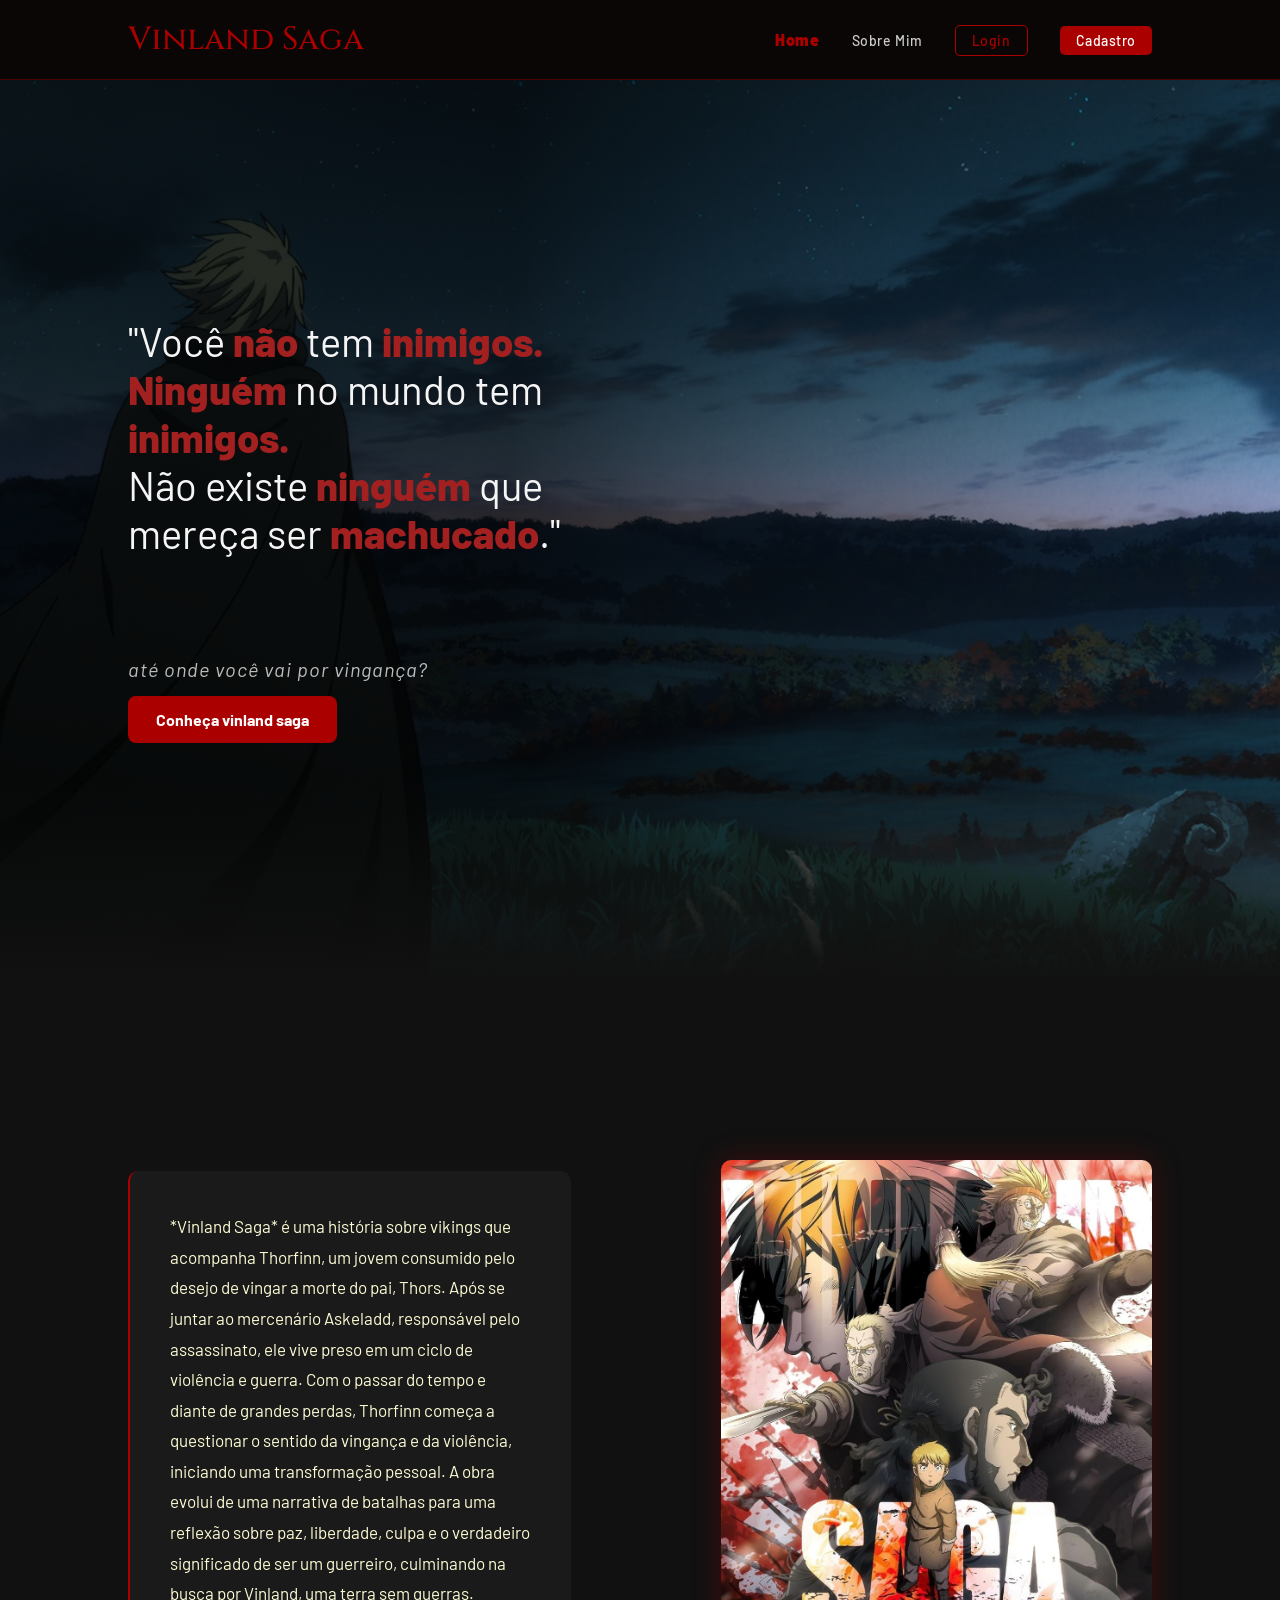
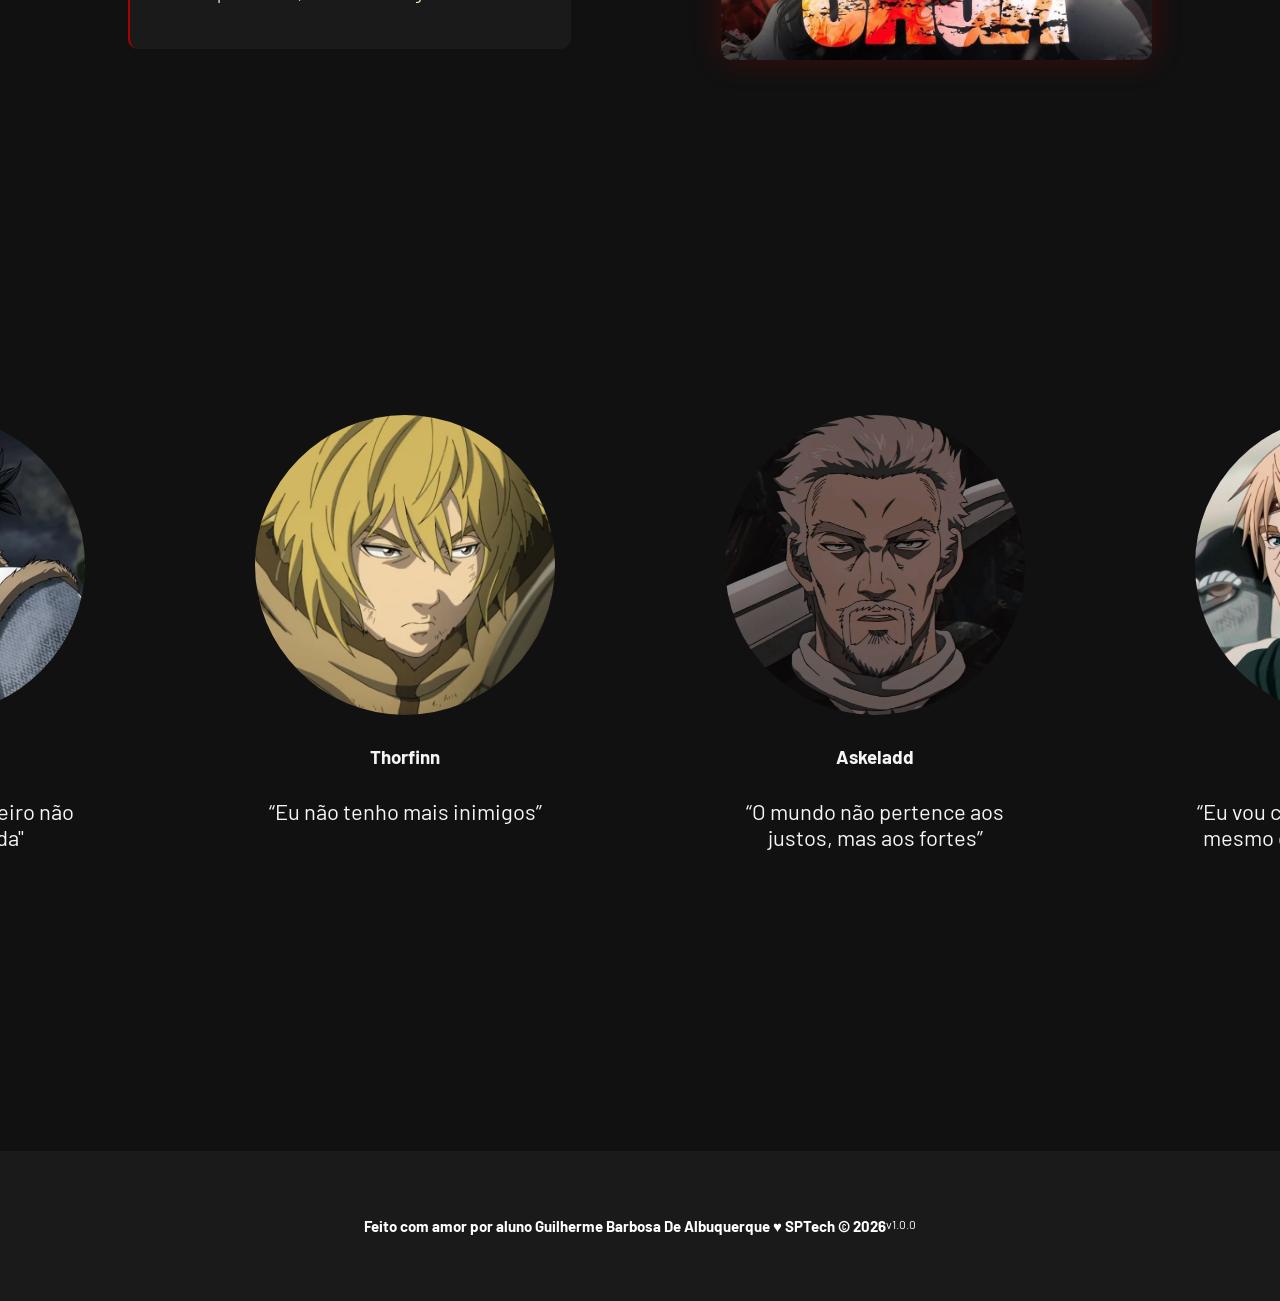
<file: public/index.html>
<!doctype html>
<html lang="en">

<head>
  <meta charset="UTF-8" />
  <meta http-equiv="X-UA-Compatible" content="IE=edge" />
  <meta name="viewport" content="width=device-width, initial-scale=1.0" />

  <title>Vinland Saga | Home</title>

  <script src="./js/sessao.js"></script>

  <link rel="stylesheet" href="./styles/style.css" />
  <link rel="icon" href="./assets/vinland_saga/icons/icon_viland_saga.png"" />
  <link rel=" preconnect" href="https://fonts.gstatic.com" />
</head>

<body>
  <main>
    <div class="header">
      <div class="container">
        <h1 class="titulo">Vinland Saga</h1>
        <ul class="navbar">
          <li class="agora"><a href="index.html">Home</a></li>
          <li><a href="sobreNos.html">Sobre Mim</a></li>
          <li><a href="login.html" class="btn-login">Login</a></li>
          <li><a href="cadastro.html" class="btn-cadastro">Cadastro</a></li>
        </ul>
      </div>
    </div>

    <div class="banner">
      <div class="container">
        <p class="banner-text1">
          "Você <span>não </span>tem <span>inimigos.<br /></span>
          <span>Ninguém</span> no mundo tem <span>inimigos. <br /></span> Não
          existe <span>ninguém</span> que mereça ser <span>machucado</span>."
        </p>
        <div class="banner-text2">
          <span>
            até onde você vai por vingança?
          </span>
        </div>
        <a href="history.html">
          <button>
            Conheça vinland saga
          </button>
        </a>
      </div>
    </div>
    <div class="container_desc">
      <div class="content_desc">
        <div>
          <span>
            *Vinland Saga* é uma história sobre vikings que acompanha Thorfinn, um jovem consumido pelo desejo de vingar
            a morte do pai, Thors. Após se juntar ao mercenário Askeladd, responsável pelo assassinato, ele vive preso
            em um ciclo de violência e guerra. Com o passar do tempo e diante de grandes perdas, Thorfinn começa a
            questionar o sentido da vingança e da violência, iniciando uma transformação pessoal. A obra evolui de uma
            narrativa de batalhas para uma reflexão sobre paz, liberdade, culpa e o verdadeiro significado de ser um
            guerreiro, culminando na busca por Vinland, uma terra sem guerras.
            
          </span>
        </div>
      </div>
      <div class="banner-vinland"></div>
    </div>

    <div class="social">
      <div class="container">
        <div class="boxes">
          <div class="box">
            <img src="./assets/vinland_saga/icons/Thors-icon.jpg" />
            <h3>Thors</h3>
            <span>“Um verdadeiro guerreiro não precisa de espada"</span>
            <div class="popup">
              <span>
                <strong>Nome:</strong> Thors Snorresson
                <br />
                <br />

                <strong>Descrição:</strong>
                <br />
                Ex-capitão dos Jomsvikings em Vinland Saga, conhecido como
                “Troll de Jom”, foi um dos guerreiros mais fortes de sua época
                antes de abandonar a guerra.
                <br />
                <br />

                <strong>Atributos principais:</strong>
                <br />
                Extremamente forte, habilidoso em combate corpo a corpo e com
                espada, experiente e estratégico, além de possuir grande
                autocontrole.
                <br />
                <br />

                <strong>Objetivo:</strong>
                <br />
                Viver em paz e proteger sua família, rejeitando a violência.
                <br />
                <br />

                <strong>Estilo de vida:</strong>
                <br />
                Passa a viver como fazendeiro na Islândia após deixar a vida
                de guerreiro.
                <br />
                <br />

                <strong>Outras informações relevantes:</strong>
                <br />
                Famoso por sua filosofia de que um verdadeiro guerreiro não
                precisa de espada, influenciando profundamente seu filho
                Thorfinn e sendo capaz de derrotar até Thorkell em combate.
                <br />
              </span>
            </div>
          </div>

          <div class="box">
            <img src="./assets/vinland_saga/icons/thorfinn-icon.jpg" />
            <h3>Thorfinn</h3>
            <span>“Eu não tenho mais inimigos”</span>
            <div class="popup">
              <span>
                <strong>Nome:</strong> Thorfinn
                <br />
                <br />

                <strong>Nome:</strong>
                <br />
                Protagonista de Vinland Saga, filho de Thors, que começa sua
                história como um guerreiro movido por vingança e depois se
                transforma em alguém que busca a paz.
                <br /><br />

                <strong>Atributos principais:</strong>
                <br />
                Forte, habilidoso em combate, resiliente e com grande evolução
                emocional ao longo da história.
                <br /><br />

                <strong>Objetivo:</strong>
                <br />
                Inicialmente vingar a morte do pai, depois encontrar um
                sentido para a vida e criar uma terra livre de violência e
                escravidão em Vinland.
                <br />
                <br />

                <strong>Objetivo:</strong>
                <br />
                Começa como guerreiro e escravo, depois se torna fazendeiro,
                explorador e líder de uma expedição rumo a Vinland.
                <br /><br />

                <strong>Outras informações relevantes:</strong>
                <br />
                Thorfinn abandona a vingança após perder seu propósito e passa
                a seguir os ideais de seu pai Thors, buscando quebrar o ciclo
                de violência.
                <br />
              </span>
            </div>
          </div>

          <div class="box">
            <img src="./assets/vinland_saga/icons/askeladd-icon.jpg" />
            <h3>Askeladd</h3>
            <span>“O mundo não pertence aos justos, mas aos fortes”</span>
            <div class="popup">
              <span>
                <strong>Nome:</strong>
                Askeladd
                <br />
                <br />

                <strong>Descrição:</strong>
                <br />
                Askeladd é um capitão viking mercenário em Vinland Saga,
                inteligente, manipulador e extremamente habilidoso, que lidera
                um bando de guerreiros e desempenha um papel central na vida
                de Thorfinn.
                <br /><br />

                <strong>Atributos principais:</strong>
                <br />
                Altamente inteligente, estratégico, carismático, excelente
                espadachim, manipulador e frio quando necessário.
                <br /><br />

                <strong>Objetivo:</strong>
                <br />
                Proteger o País de Gales e alcançar seus próprios interesses
                políticos, usando alianças e manipulação para sobreviver e
                controlar situações.
                <br />
                <br />

                <strong>Estilo de vida:</strong>
                <br />
                Líder de um grupo mercenário viking, vivendo entre guerras,
                estratégias políticas e batalhas constantes.
                <br /><br />

                <strong>Outras informações relevantes:</strong>
                <br />
                Responsável pela morte de Thors e peça central na história de
                vingança de Thorfinn, além de ter momentos de humanidade
                apesar de sua natureza fria.
                <br />
              </span>
            </div>
          </div>

          <div class="box">
            <img src="./assets/vinland_saga/icons/canute-icon.jpeg" />
            <h3>Canute</h3>
            <span>“Eu vou criar um mundo melhor, mesmo que precise me tornar um
              demônio”</span>
            <div id="popup_canute">
              <span>
                <strong>Nome:</strong> Canute
                <br />
                <br />

                <strong>Descrição:</strong>
                <br />
                Canute é o rei da Dinamarca e da Inglaterra em Vinland Saga,
                que passa de um príncipe frágil e inseguro para um governante
                forte, autoritário e estrategista.
                <br /><br />

                <strong>Atributos principais:</strong>
                <br />
                Inteligente, manipulador, carismático, determinado e
                estrategista político e militar.
                <br /><br />

                <strong>Objetivo:</strong>
                <br />
                Criar um “paraíso na Terra”, um reino ideal baseado em paz e
                prosperidade, mesmo que para isso use violência e controle.
                <br />
                <br />

                <strong>Estilo de vida:</strong>
                <br />
                De príncipe protegido passa a rei guerreiro, liderando
                exércitos e tomando decisões políticas extremas para
                consolidar seu império.
                <br /><br />

                <strong>Outras informações relevantes:</strong><br />
                Canuto inicialmente é tímido e dependente de Ragnar, mas após
                traumas e perdas se transforma em um líder implacável. Ele
                desenvolve uma visão filosófica sobre o mundo e passa a
                acreditar que a paz pode ser alcançada por meio do controle e
                do sacrifício.
                <br />
              </span>
            </div>
          </div>
        </div>
      </div>
    </div>
  </main>
  <div class="footer">
    <div class="container">
      <h4>
        Feito com amor por aluno Guilherme Barbosa De Albuquerque &hearts;
        SPTech &copy; 2026
      </h4>
      <span class="version">v1.0.0</span>
    </div>
  </div>
</body>

</html>
</file>
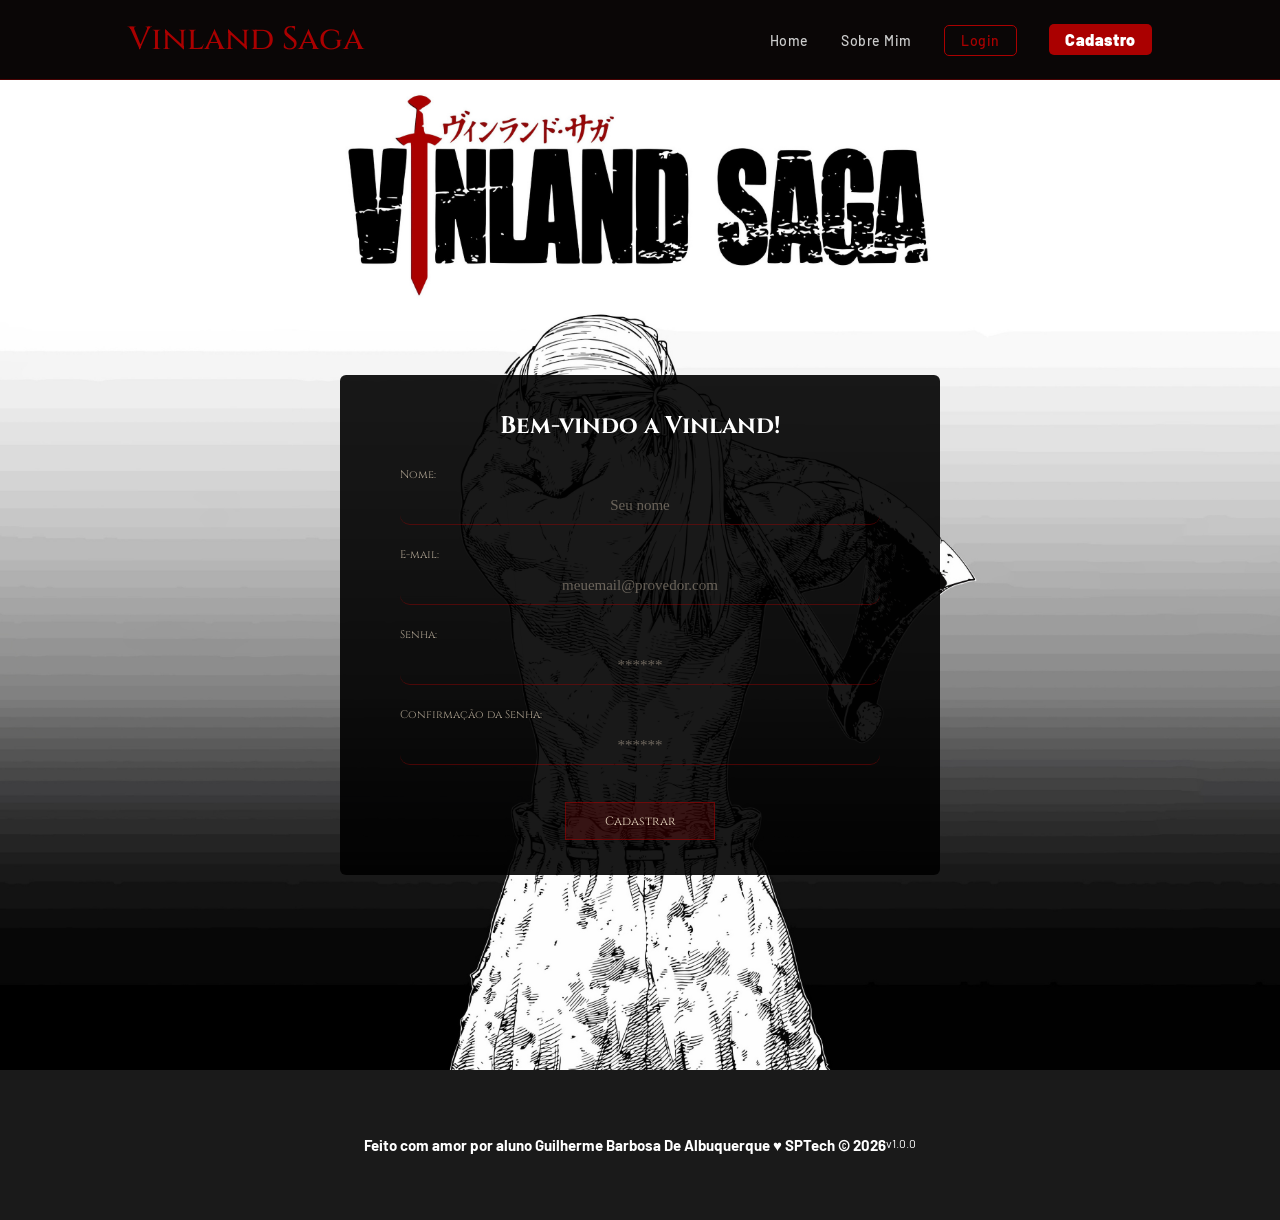
<file: public/cadastro.html>
<!DOCTYPE html>
<html lang="pt-br">

<head>
  <meta charset="UTF-8" />
  <meta http-equiv="X-UA-Compatible" content="IE=edge" />
  <meta name="viewport" content="width=device-width, initial-scale=1.0" />

  <title>Vinland Saga | Cadastro</title>

  <script src="./js/sessao.js"></script>

  <link rel="stylesheet" href="./styles/style.css" />
  <link rel="icon" href="./assets/vinland_saga/icons/icon_viland_saga.png"" />
  <link rel=" preconnect" href="https://fonts.gstatic.com" />
</head>

<body onload="listar()">

  <div class="header">
    <div class="container">
      <h1 class="titulo">Vinland Saga</h1>
      <ul class="navbar">
        <li><a href="index.html">Home</a></li>
        <li><a href="sobreNos.html">Sobre Mim</a></li>
        <li><a href="login.html" class="btn-login">Login</a></li>
        <li class="agora"><a href="cadastro.html" class="btn-cadastro">Cadastro</a></li>
      </ul>
    </div>
  </div>

  <div class="login">
    <div class="alerta_erro">
      <div class="card_erro" id="cardErro">
        <span id="mensagem_erro"></span>
      </div>
    </div>
    <div class="container">
      <div class="card card-cadastro">
        <h2>Bem-vindo a Vinland!</h2>
        <div class="formulario">
          <!--
                         Para inserir mais um campo, copie uma das inputs abaixo.
                         Assim que inserir vá para o script abaixo.
                     -->
          <!-- <div class="campo">
            <span>Código de ativação:</span>
            <input id="codigo_input" type="text" placeholder="Insira aqui seu código" />
          </div> -->
          <div class="campo">
            <span>Nome:</span>
            <input id="nome_input" type="text" placeholder="Seu nome" />
          </div>
          <div class="campo">
            <span>E-mail:</span>
            <input id="email_input" type="text" placeholder="meuemail@provedor.com" />
          </div>
          <div class="campo">
            <span>Senha:</span>
            <input id="senha_input" type="password" placeholder="******" />
          </div>
          <div class="campo">
            <span>Confirmação da Senha:</span>
            <input id="confirmacao_senha_input" type="password" placeholder="******" />
          </div>
          <div id="div_aguardar" class="loading-div">
            <img src="./assets/vinland_saga/gifs/thoffin-gif.gif" id="loading-gif" />
          </div>
          <button class="botao" onclick="verificar()">Cadastrar</button>
        </div>


        <div id="div_erros_login"></div>
      </div>
    </div>
  </div>

  <!--footer inicio-->
  <div class="footer">
    <div class="container">
      <h4>Feito com amor por aluno Guilherme Barbosa De Albuquerque &hearts; SPTech &copy; 2026</h4>
      <span class="version">v1.0.0</span>
    </div>
  </div>
  <!--footer fim-->
</body>

</html>
<script src="./js/script.js"></script>
<script>

  // Array para armazenar empresas cadastradas para validação de código de ativação 
  let listaEmpresasCadastradas = [];

  function cadastrar() {
    aguardar();

    //Recupere o valor da nova input pelo nome do id
    // Agora vá para o método fetch logo abaixo
    var nomeVar = nome_input.value;
    var emailVar = email_input.value;
    var senhaVar = senha_input.value;
    var confirmacaoSenhaVar = confirmacao_senha_input.value;
    // var personagem = null;
    // var personalidade = null;
    // var codigoVar = codigo_input.value;
    // var idEmpresaVincular

    // Verificando se há algum campo em branco
    if (
      nomeVar == "" ||
      emailVar == "" ||
      senhaVar == "" ||
      confirmacaoSenhaVar == "" //||
      // codigoVar == ""
    ) {
      cardErro.style.display = "block";
      alert ("Mensagem de erro para todos os campos em branco");

      finalizarAguardar();
      return false;
    }
    else if (senhaVar.length < 6) {
      alert ("A senha deve ter 6 Dígitos no minímo");

      finalizarAguardar();
      return false;
    }
    else {
      setInterval(sumirMensagem, 5000);
    }

    // Verificando se o código de ativação é de alguma empresa cadastrada
    // for (let i = 0; i < listaEmpresasCadastradas.length; i++) {
    //   if (listaEmpresasCadastradas[i].codigo_ativacao == codigoVar) {
    //     idEmpresaVincular = listaEmpresasCadastradas[i].id
    //     console.log("Código de ativação válido.");
    //     break;
    //   } else {
    //     cardErro.style.display = "block";
    //     mensagem_erro.innerHTML = "(Mensagem de erro para código inválido)";
    //     finalizarAguardar();
    //   }
    // }

    // Enviando o valor da nova input
    fetch("/usuarios/cadastrar", {
      method: "POST",
      headers: {
        "Content-Type": "application/json",
      },
      body: JSON.stringify({
        // crie um atributo que recebe o valor recuperado aqui
        // Agora vá para o arquivo routes/usuario.js
        nomeServer: nomeVar,
        emailServer: emailVar,
        senhaServer: senhaVar,
        personagemServer : null,
        personalidadeServer : null
        //  idEmpresaVincularServer: idEmpresaVincular
      }),
    })
      .then(function (resposta) {
        console.log("resposta: ", resposta);

        if (resposta.ok) {
          cardErro.style.display = "block";

          mensagem_erro.innerHTML =
            "Cadastro realizado com sucesso! Redirecionando para tela de Login...";

          setTimeout(() => {
            window.location = "login.html";
          }, "3000");

          limparFormulario();
          finalizarAguardar();
        } else {
          throw "Houve um erro ao tentar realizar o cadastro!";
        }
      })
      .catch(function (resposta) {
        console.log(`#ERRO: ${resposta}`);
        finalizarAguardar();
      });

    return false;
  }

  // Listando empresas cadastradas 
  // function listar() {
  //   fetch("/empresas/listar", {
  //     method: "GET",
  //   })
  //     .then(function (resposta) {
  //       resposta.json().then((empresas) => {
  //         empresas.forEach((empresa) => {
  //           listaEmpresasCadastradas.push(empresa);

  //           console.log("listaEmpresasCadastradas")
  //           console.log(listaEmpresasCadastradas[0].codigo_ativacao)
  //         });
  //       });
  //     })
  //     .catch(function (resposta) {
  //       console.log(`#ERRO: ${resposta}`);
  //     });
  // }

  function sumirMensagem() {
    cardErro.style.display = "none";
  }
</script>
</file>
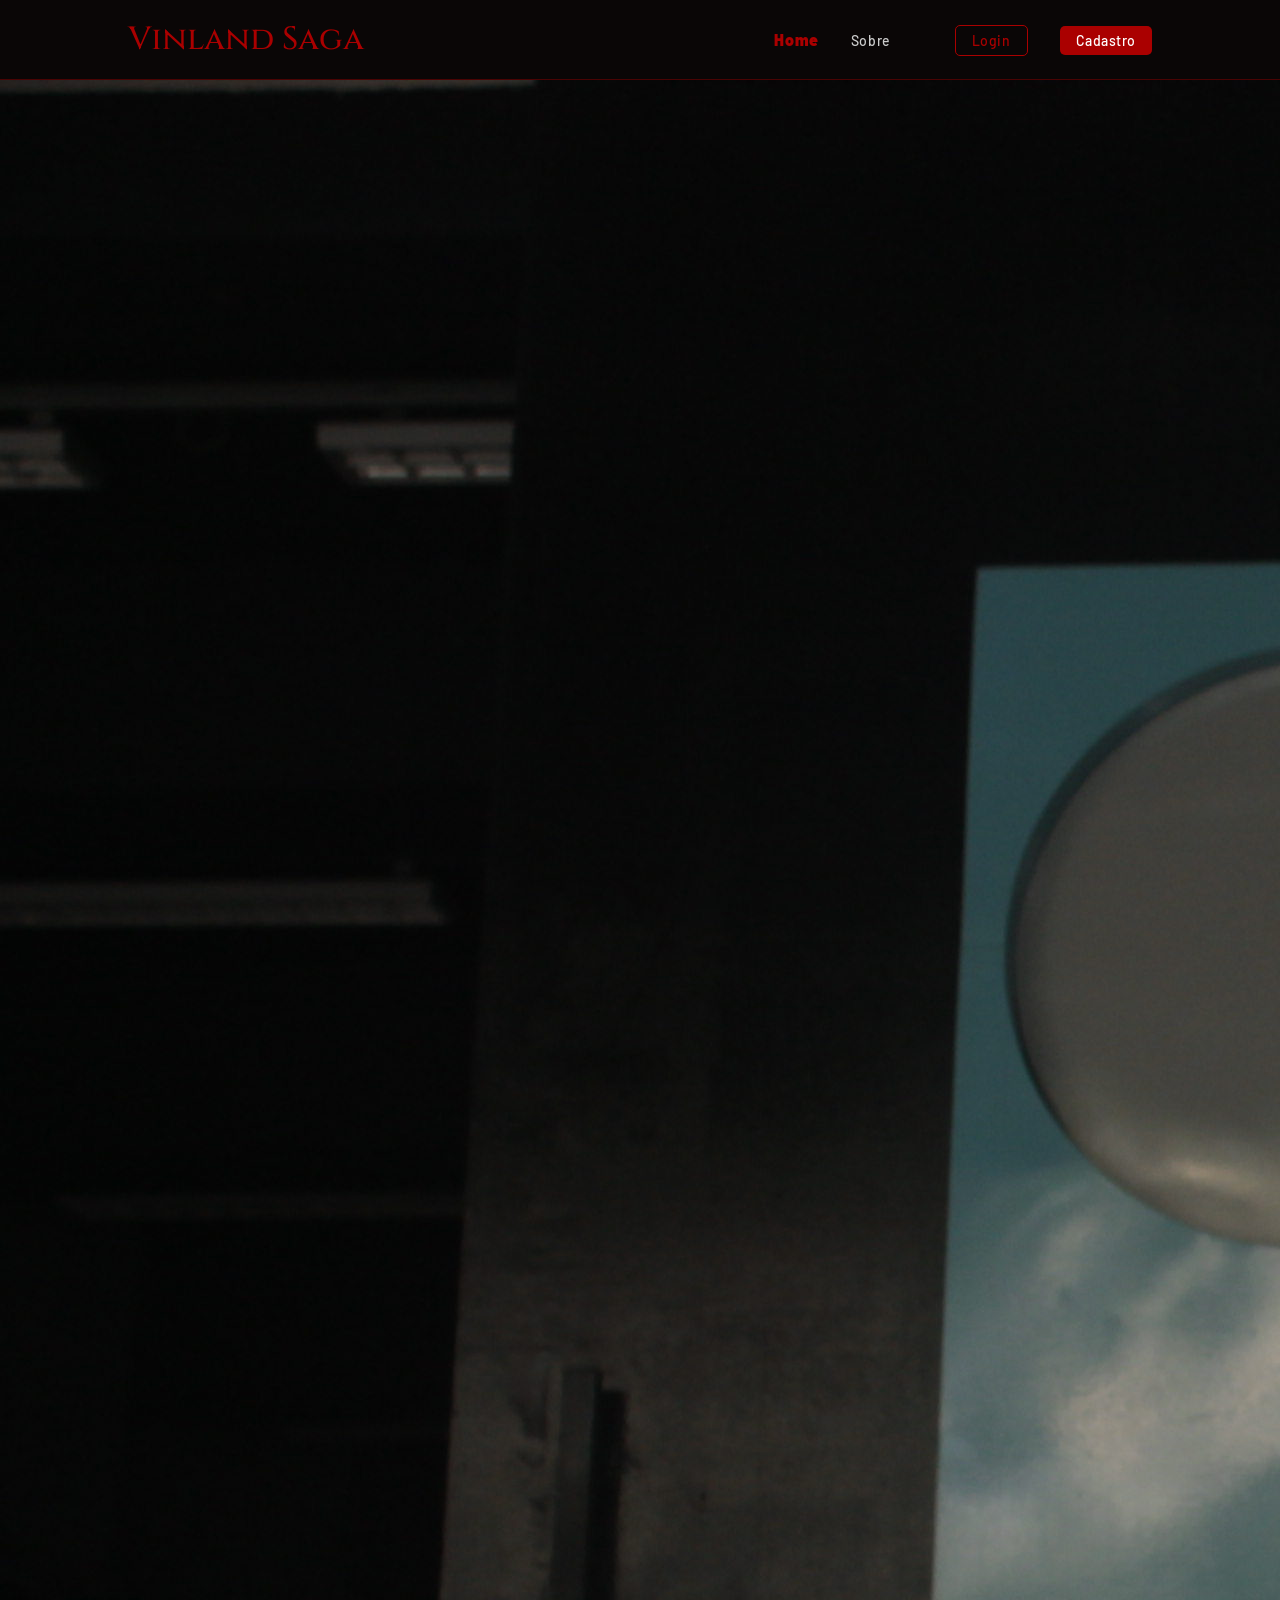
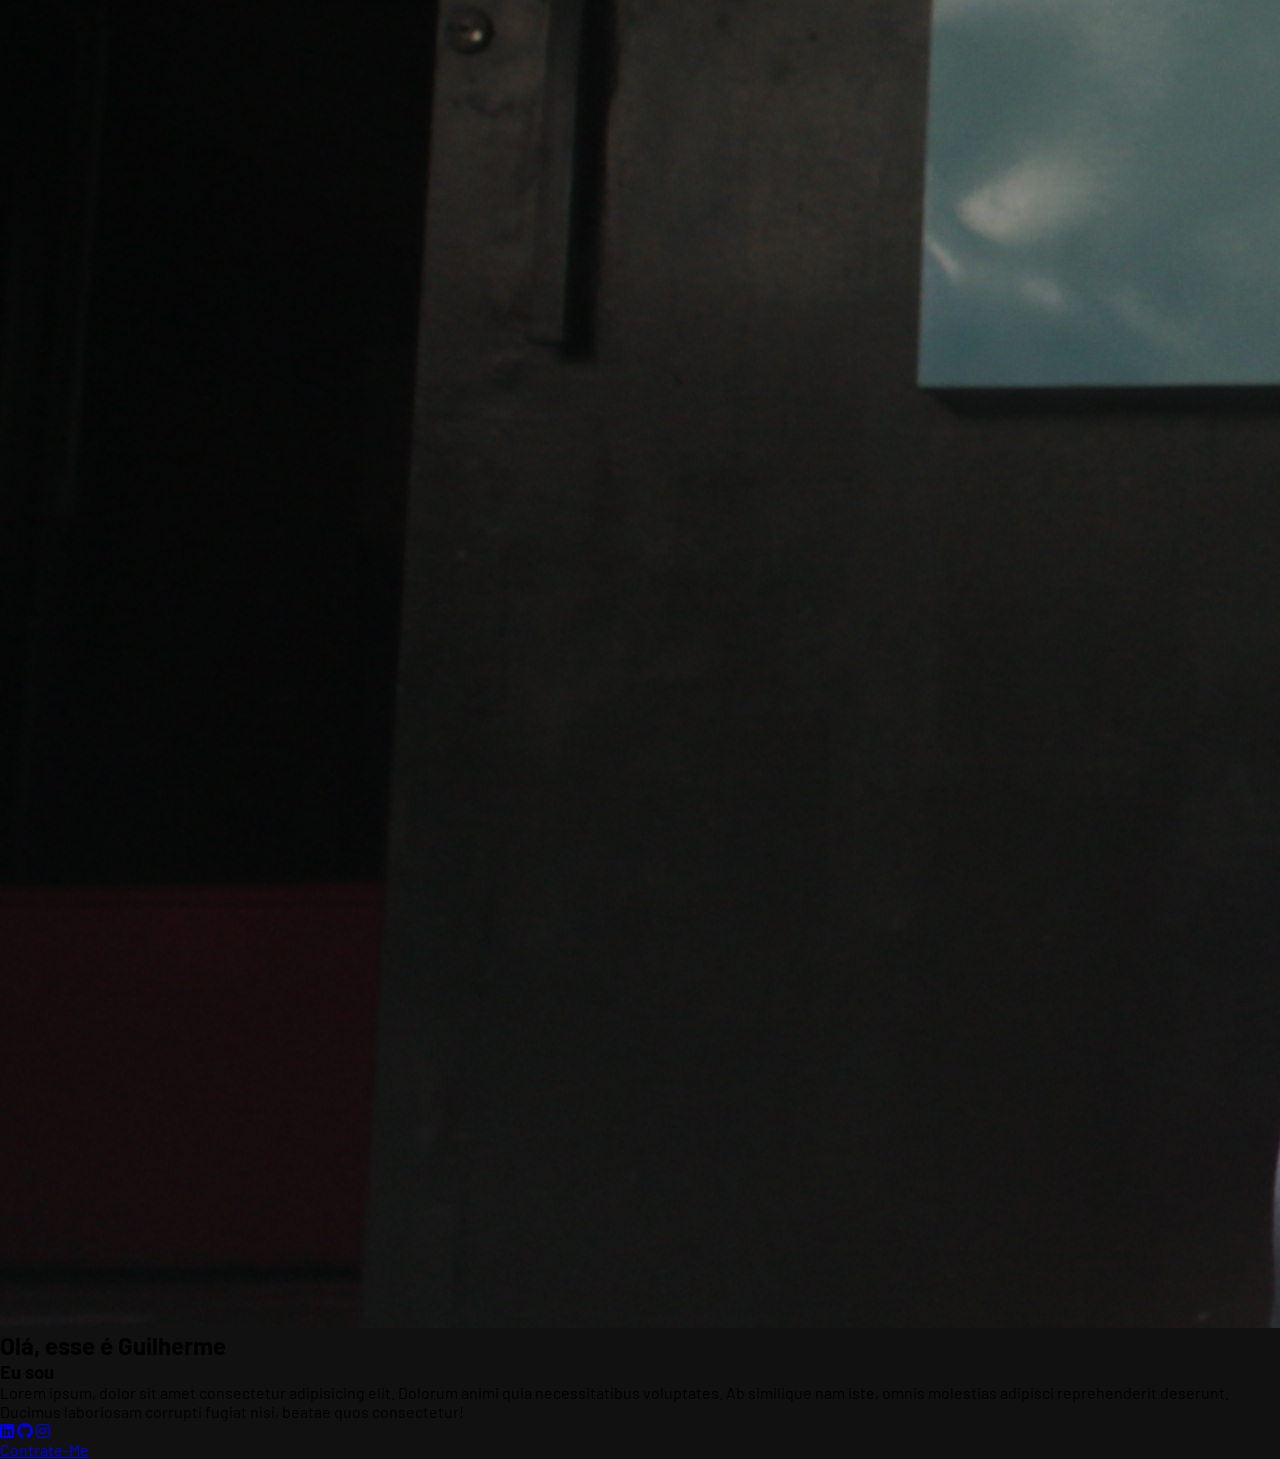
<file: public/history.html>
<!doctype html>
<html lang="en">

<head>
    <meta charset="UTF-8" />
    <meta http-equiv="X-UA-Compatible" content="IE=edge" />
    <meta name="viewport" content="width=device-width, initial-scale=1.0" />

    <title>Vinland Saga | Home</title>

    <script src="./js/sessao.js"></script>

    <link rel="stylesheet" href="https://cdnjs.cloudflare.com/ajax/libs/font-awesome/5.15.2/css/all.min.css">
    <link rel="stylesheet" href="./styles/history.css" />
    <link rel="icon" href="./assets/vinland_saga/icons/icon_viland_saga.png" />
    <link rel="preconnect" href="https://fonts.gstatic.com" />
</head>

<body>

    <header>
        <div class="header">
            <div class="container">
                <h1 class="titulo">Vinland Saga</h1>

                <ul class="navbar">
                    <li class="agora"><a href="index.html">Home</a></li>
                    <li><a href="sobreNos.html">Sobre <im</a></li>
                    <li><a href="login.html" class="btn-login">Login</a></li>
                    <li><a href="cadastro.html" class="btn-cadastro">Cadastro</a></li>
                </ul>
            </div>
        </div>
    </header>

    <section class="home">

        <div class="home-img">
            <img src="./assets/sobreNos/Gui.jpg" alt="imagem guilherme fodinha">
        </div>

        <div class="home-content">
            <h1>Olá, esse é <span>Guilherme</span></h1>
            <h3 class="typing-text">Eu sou <span></span></h3>

            <p>
                Lorem ipsum, dolor sit amet consectetur adipisicing elit. Dolorum animi quia necessitatibus
                voluptates. Ab similique nam iste, omnis molestias adipisci reprehenderit deserunt. Ducimus
                laboriosam corrupti fugiat nisi, beatae quos consectetur!
            </p>

            <div class="social-icons">
                <a href="#"><i class="fab fa-linkedin"></i></a>
                <a href="#"><i class="fab fa-github"></i></a>
                <a href="#"><i class="fab fa-instagram"></i></a>
            </div>
            <a href="#" class="btn">Contrate-Me</a>
        </div>

    </section>

</body>

</html>
</file>
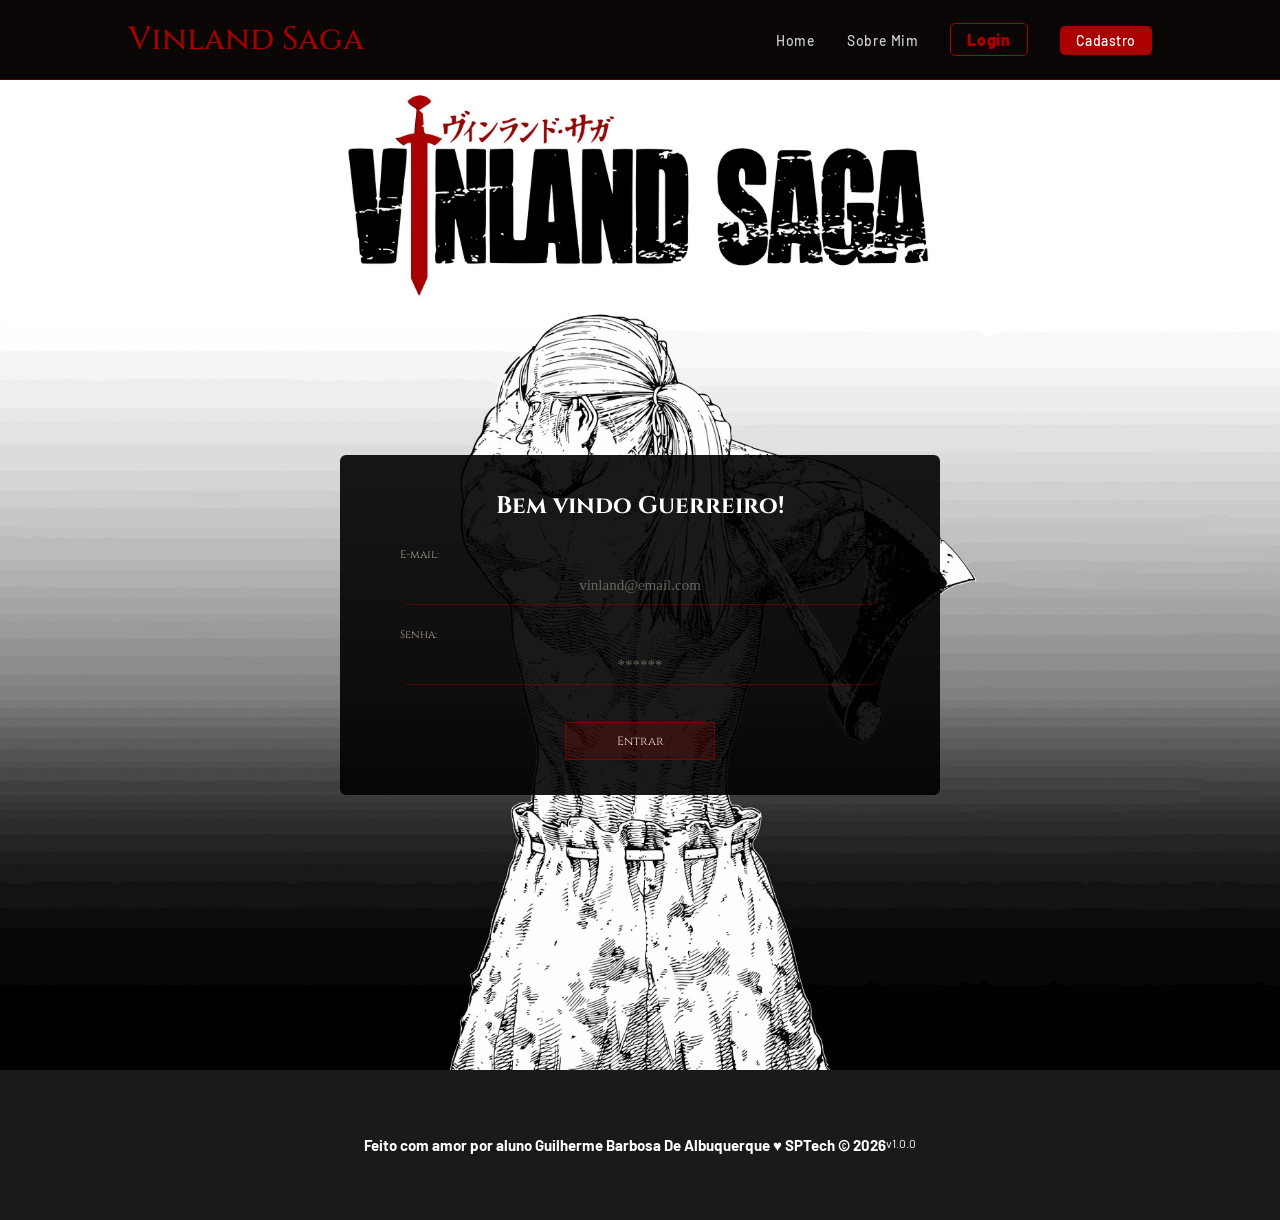
<file: public/login.html>
<!DOCTYPE html>
<html lang="pt-br">

<head>
    <meta charset="UTF-8">
    <meta http-equiv="X-UA-Compatible" content="IE=edge">
    <meta name="viewport" content="width=device-width, initial-scale=1.0">

    <title>Vinland Saga | Login</title>

    <script src="./js/sessao.js"></script>

    <link rel="stylesheet" href="./styles/style.css">
    <link rel=" icon" href="./assets/vinland_saga/icons/icon_viland_saga.png"">
    <link rel=" preconnect" href="https://fonts.gstatic.com">
</head>

<body>

    <!--header inicio-->
    <div class="header">
        <div class="container">
            <h1 class="titulo">Vinland Saga</h1>
            <ul class="navbar">
                <li><a href="index.html">Home</a></li>
                <li><a href="sobreNos.html">Sobre Mim</a></li>
                <li class="agora"><a href="login.html" class="btn-login">Login</a></li>
                <li><a href="cadastro.html" class="btn-cadastro">Cadastro</a></li>
            </ul>
        </div>
    </div>
    <!--header fim-->


    <div class="login">
        <div class="alerta_erro">
            <div class="card_erro" id="cardErro">
                <span id="mensagem_erro"></span>
            </div>
        </div>
        <div class="container">
            <div class="card card-login">
                <h2>Bem vindo Guerreiro!</h2>
                <div class="formulario">
                    <div class="campo">
                        <span>E-mail:</span>
                        <input id="email_input" type="text" placeholder="vinland@email.com">
                    </div>
                    <div class="campo">
                        <span>Senha:</span>
                        <input id="senha_input" type="password" placeholder="******">
                    </div>
                    <button class="botao" onclick="entrar()">Entrar</button>
                </div>

                <div id="div_aguardar" class="loading-div">
                    <img src="./assets/vinland_saga/gifs/thoffin-gif.gif" id="loading-gif">
                </div>

                <div id="div_erros_login"></div>
            </div>
        </div>
    </div>

    <!--footer inicio-->
    <div class="footer">
        <div class="container">
            <h4>Feito com amor por aluno Guilherme Barbosa De Albuquerque &hearts; SPTech &copy; 2026</h4>
            <span class="version">v1.0.0</span>
        </div>
    </div>
    <!--footer fim-->

</body>

</html>

<script>
    
    function entrar() {
        aguardar();

        var emailVar = email_input.value;
        var senhaVar = senha_input.value;

        if (emailVar == "" || senhaVar == "") {
            cardErro.style.display = "block"
            mensagem_erro.innerHTML = "(Mensagem de erro para todos os campos em branco)";
            finalizarAguardar();
            return false;
        }
        else {
            setInterval(sumirMensagem, 5000)
        }

        console.log("FORM LOGIN: ", emailVar);
        console.log("FORM SENHA: ", senhaVar);

        fetch("/usuarios/autenticar", {
            method: "POST",
            headers: {
                "Content-Type": "application/json"
            },
            body: JSON.stringify({
                emailServer: emailVar,
                senhaServer: senhaVar//,
                //                idServer: idVar
            })
        }).then(function (resposta) {
            console.log("ESTOU NO THEN DO entrar()!")

            if (resposta.ok) {
                console.log(resposta);

                resposta.json().then(json => {
                    console.log(json);
                    console.log(JSON.stringify(json));
                    sessionStorage.EMAIL_USUARIO = json.email;
                    sessionStorage.NOME_USUARIO = json.nome;
                    sessionStorage.ID_USUARIO = json.id;
                    //   sessionStorage.AQUARIOS = JSON.stringify(json.aquarios)

                    setTimeout(function () {
                        window.location = "./dashboard/cards.html";
                    }, 3000); // apenas para exibir o loading

                });

            } else {

                console.log("Houve um erro ao tentar realizar o login!");

                resposta.text().then(texto => {
                    console.error(texto);
                    finalizarAguardar(texto);
                });
            }

        }).catch(function (erro) {
            console.log(erro);
        })

        return false;
    }

    function sumirMensagem() {
        cardErro.style.display = "none"
    }

</script>
</file>
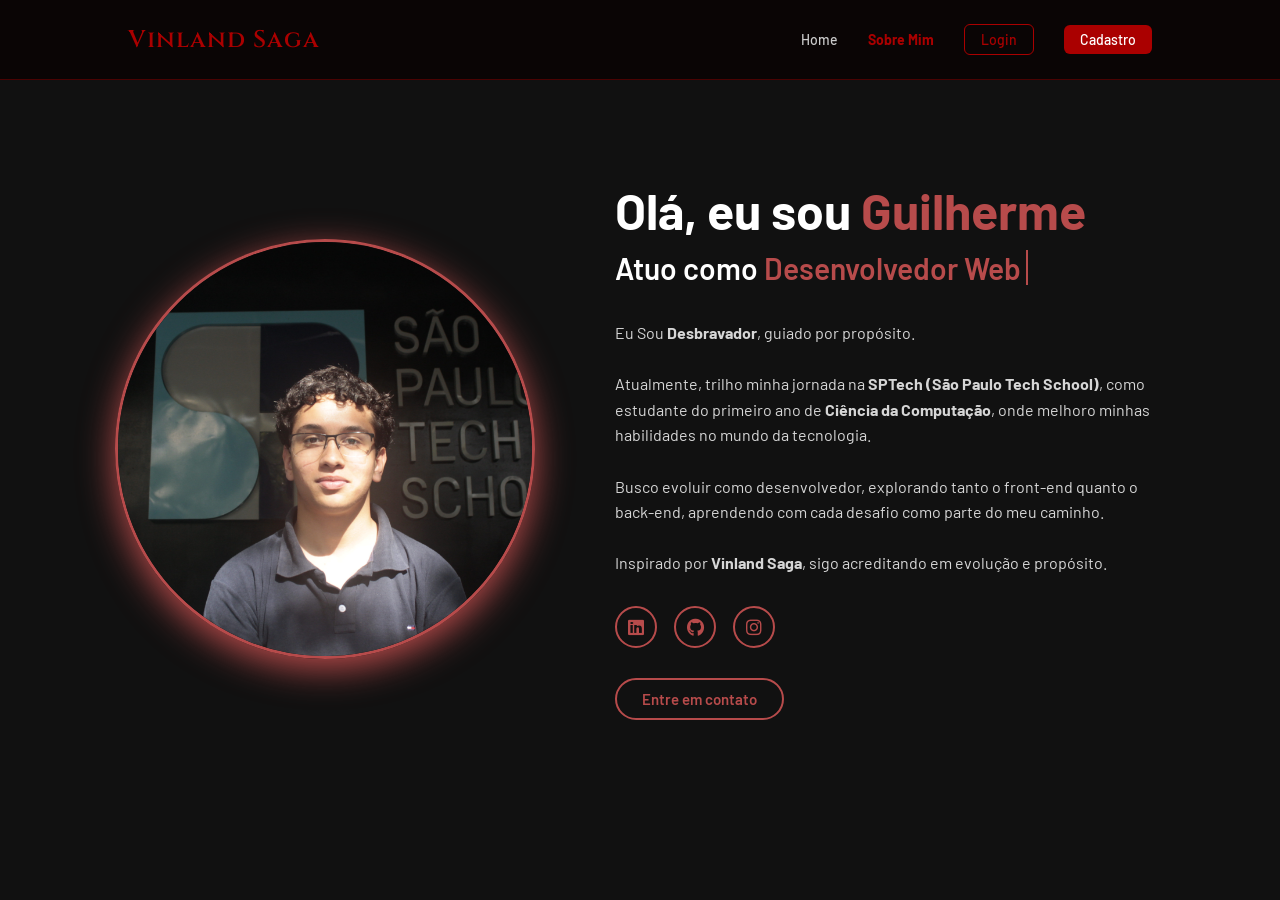
<file: public/sobreNos.html>
<!doctype html>
<html lang="en">

<head>
    <meta charset="UTF-8" />
    <meta http-equiv="X-UA-Compatible" content="IE=edge" />
    <meta name="viewport" content="width=device-width, initial-scale=1.0" />

    <title>Vinland Saga | Sobre mim</title>

    <script src="./js/sessao.js"></script>

    <link rel="stylesheet" href="https://cdnjs.cloudflare.com/ajax/libs/font-awesome/5.15.2/css/all.min.css">
    <link rel="stylesheet" href="./styles/sobreNos.css" />
    <link rel="icon" href="./assets/vinland_saga/icons/icon_viland_saga.png" />
    <link rel="preconnect" href="https://fonts.gstatic.com" />
</head>

<body>

    <header>
        <div class="header">
            <div class="container">
                <h1 class="titulo">Vinland Saga</h1>

                <ul class="navbar">
                    <li><a href="index.html">Home</a></li>
                    <li class="agora"><a href="sobreNos.html">Sobre Mim</a></li>
                    <li><a href="login.html" class="btn-login">Login</a></li>
                    <li><a href="cadastro.html" class="btn-cadastro">Cadastro</a></li>
                </ul>
            </div>
        </div>
    </header>

    <section class="home">

        <div class="home-img">
            <img src="./assets/sobreNos/Gui.jpg" alt="Foto de perfil de Guilherme">
        </div>

        <div class="home-content">
            <h1>Olá, eu sou <span>Guilherme</span></h1>

            <h3 class="typing-text">Atuo como <span></span></h3>
            <br>
            <br>
            <p>
                Eu Sou <strong>Desbravador</strong>, guiado por propósito.
                <br><br>
                Atualmente, trilho minha jornada na <strong>SPTech (São Paulo Tech School)</strong>, como estudante do
                primeiro ano de <strong>Ciência da Computação</strong>, onde melhoro minhas habilidades no mundo da
                tecnologia.
                <br><br>
                Busco evoluir como desenvolvedor, explorando tanto o front-end quanto o back-end, aprendendo com cada
                desafio como parte do meu caminho.
                <br><br>
                Inspirado por <strong>Vinland Saga</strong>, sigo acreditando em evolução e propósito.
            </p>

            <div class="social-icons">
                <a href="#"><i class="fab fa-linkedin"></i></a>
                <a href="https://github.com/guilhermbealbuquerque"><i class="fab fa-github"></i></a>
                <a href="https://www.instagram.com/guilhermebarbosa_alb/"><i class="fab fa-instagram"></i></a>
            </div>

            <a href="#" class="btn">Entre em contato</a>
        </div>

    </section>

</body>

</html>
</file>
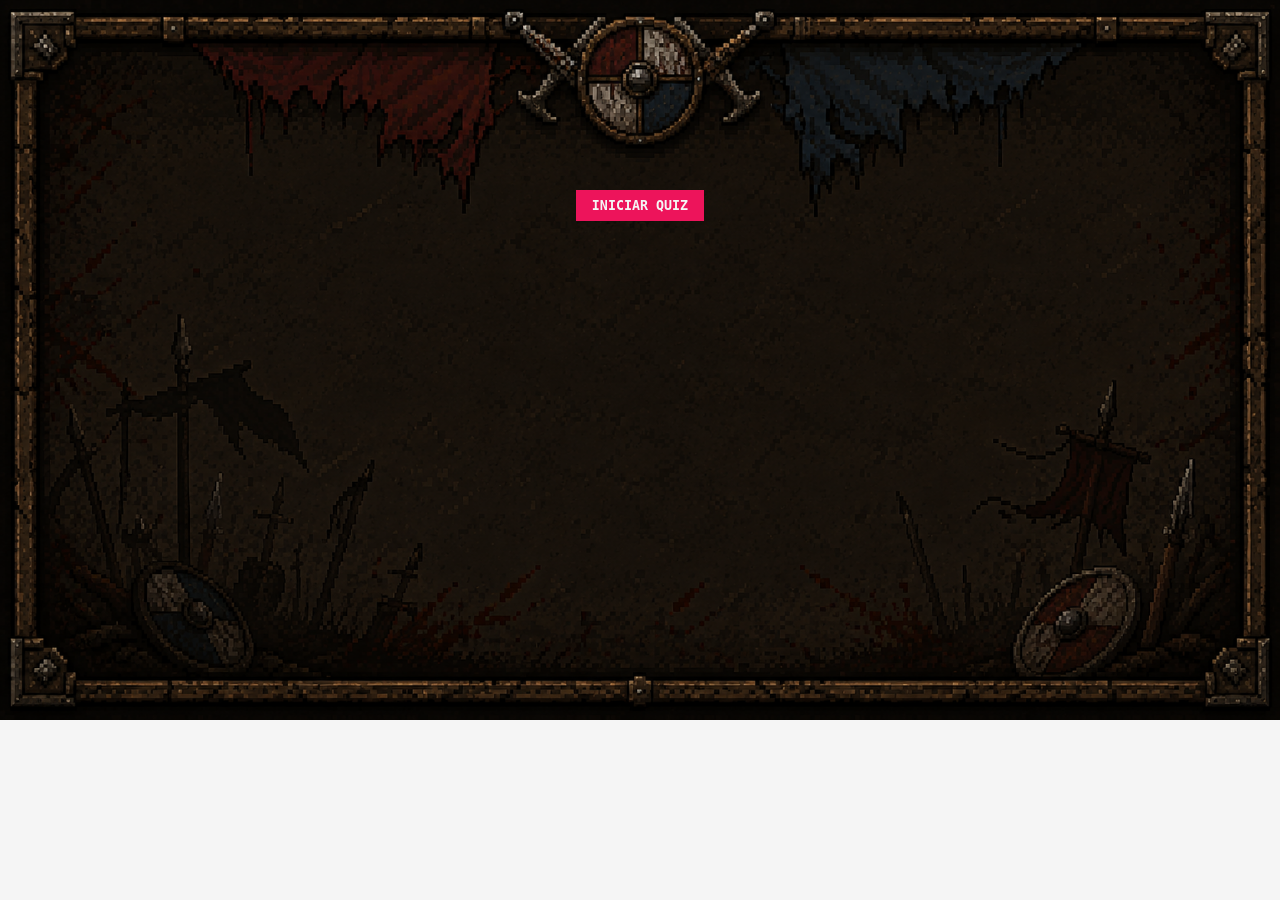
<file: DOCUMENTOS_DE_APOIO/exemplo_de_quiz/EXEMPLO_QUIZZ.html>
<!DOCTYPE html>
<html lang="en">

<head>
    <meta charset="UTF-8">
    <meta name="viewport" content="width=device-width, initial-scale=1.0">
    <title>Exemplo - Quiz</title>
    <link rel="stylesheet" href="style.css">
</head>


<body onload="onloadEsconder()">
    <div class="card-quiz">
        <div id="pontuacaoEJogo">
            <button id="btnIniciarQuiz" onclick="iniciarQuiz()">INICIAR QUIZ</button>

            <div id="pontuacao" class="flex-colunar width-fit-content border-primary">
                <div id="pontuacaoDuranteJogo" class="flex-colunar padding-8">
                    <span class="width-fit-content">Quantidade de acertos: <span id="spanCertas"></span></span>
                    <span class="width-fit-content">Quantidade de erros: <span id="spanErradas"></span></span>
                </div>
                <div id="pontuacaoFinalJogo" class="flex-colunar padding-8">
                    <span id="pontuacaoFinal" class="width-fit-content">Pontuação Final:
                        <span id="spanPontuacaoFinal">***</span>
                    </span>
                    <span id="msgFinal" class="width-fit-content">***</span>
                </div>
            </div>

            <div id="jogo" class="width-fit-content flex-colunar border-secondary">

                <div id="infoQuestao" class="padding-8">
                    <span>Questão atual: <span id="spanNumeroDaQuestaoAtual"></span> de <span id="qtdQuestoes"></span>
                        questões.</span>
                </div>

                <div id="perguntaDaQuestaoAtual" class="padding-8">
                    <span id="spanQuestaoExibida" class="text-bold"></span>
                </div>

                <div id="infoAlternativas" class="padding-8">
                    <span><em>Escolha uma opção dentre as abaixo:</em></span>
                </div>

                <div id="opcoes" class="flex-colunar padding-8">
                    <span>
                        <input type="radio" id="primeiraOpcao" name="option" class="radio" value="alternativaA" />
                        <label for="primeiraOpcao" class="option" id="labelOpcaoUm"></label>
                    </span>
                    <span>
                        <input type="radio" id="segundaOpcao" name="option" class="radio" value="alternativaB" />
                        <label for="segundaOpcao" class="option" id="labelOpcaoDois"></label>
                    </span>
                    <span>
                        <input type="radio" id="terceiraOpcao" name="option" class="radio" value="alternativaC" />
                        <label for="terceiraOpcao" class="option" id="labelOpcaoTres"></label>
                    </span>
                    <span>
                        <input type="radio" id="quartaOpcao" name="option" class="radio" value="alternativaD" />
                        <label for="quartaOpcao" class="option" id="labelOpcaoQuatro"></label>
                    </span>
                </div>

                <div id="botoes" class="flex-colunar padding-8">
                    <button onclick="submeter()" id="btnSubmeter">Submeter resposta</button>
                    <button onclick="avancar()" id="btnProx" disabled>Avançar para próxima questão</button>
                    <!-- <button onclick="finalizar()" id="btnConcluir" disabled>Finalizar Quiz</button> -->
                    <button onclick="tentarNovamente()" id="btnTentarNovamente" disabled>Tentar novamente</button>
                </div>

            </div>
        </div>
    </div>

</body>

</html>
<script>
    const listaDeQuestoes = [

        {
            pergunta: "Qual mês tem 30 dias?",
            alternativaA: "Janeiro",
            alternativaB: "Dezembro",
            alternativaC: "Junho",
            alternativaD: "Agosto",
            alternativaCorreta: "alternativaC"
        },

        {
            pergunta: "Quantas horas tem em um dia?",
            alternativaA: "30 horas",
            alternativaB: "38 horas",
            alternativaC: "48 horas",
            alternativaD: "24 horas",
            alternativaCorreta: "alternativaD"
        },

        {
            pergunta: "Qual destes números é ímpar?",
            alternativaA: "Dez",
            alternativaB: "Doze",
            alternativaC: "Oito",
            alternativaD: "Onze",
            alternativaCorreta: "alternativaD"
        }

    ]

    // variáveis globais    
    let numeroDaQuestaoAtual = 0
    let pontuacaoFinal = 0
    let tentativaIncorreta = 0
    let certas = 0
    let erradas = 0
    let quantidadeDeQuestoes = listaDeQuestoes.length
    // let isUltima = numeroDaQuestaoAtual == quantidadeDeQuestoes-1 ? true : false

    function onloadEsconder() {
        document.getElementById('pontuacao').style.display = "none"
        document.getElementById('jogo').style.display = "none"
    }

    function iniciarQuiz() {
        document.getElementById('pontuacao').style.display = "flex"
        document.getElementById('jogo').style.display = "flex"
        document.getElementById('btnIniciarQuiz').style.display = "none"

        document.getElementById('qtdQuestoes').innerHTML = quantidadeDeQuestoes

        preencherHTMLcomQuestaoAtual(0)

        btnSubmeter.disabled = false
        btnProx.disabled = true
        // btnConcluir.disabled = true
        btnTentarNovamente.disabled = true
    }

    function preencherHTMLcomQuestaoAtual(index) {
        habilitarAlternativas(true)
        const questaoAtual = listaDeQuestoes[index]
        numeroDaQuestaoAtual = index
        console.log("questaoAtual")
        console.log(questaoAtual)
        document.getElementById("spanNumeroDaQuestaoAtual").innerHTML = Number(index) + 1 // ajustando porque o index começa em 0
        document.getElementById("spanQuestaoExibida").innerHTML = questaoAtual.pergunta;
        document.getElementById("labelOpcaoUm").innerHTML = questaoAtual.alternativaA;
        document.getElementById("labelOpcaoDois").innerHTML = questaoAtual.alternativaB;
        document.getElementById("labelOpcaoTres").innerHTML = questaoAtual.alternativaC;
        document.getElementById("labelOpcaoQuatro").innerHTML = questaoAtual.alternativaD;
    }

    function submeter() {
        const options = document.getElementsByName("option"); // recupera alternativas no html

        let hasChecked = false
        for (let i = 0; i < options.length; i++) {
            if (options[i].checked) {
                hasChecked = true
                break
            }
        }

        if (!hasChecked) {
            alert("Não há alternativas escolhidas. Escolha uma opção.")
        } else {
            btnSubmeter.disabled = true
            btnProx.disabled = false

            habilitarAlternativas(false)

            checarResposta()
        }
    }

    function habilitarAlternativas(trueOrFalse) {
        let opcaoEscolhida = trueOrFalse ? false : true

        primeiraOpcao.disabled = opcaoEscolhida
        segundaOpcao.disabled = opcaoEscolhida
        terceiraOpcao.disabled = opcaoEscolhida
        quartaOpcao.disabled = opcaoEscolhida

    }

    function avancar() {
        btnProx.disabled = true
        btnSubmeter.disabled = false

        desmarcarRadioButtons()

        if (numeroDaQuestaoAtual < quantidadeDeQuestoes - 1) {
            preencherHTMLcomQuestaoAtual(numeroDaQuestaoAtual)
        } else if (numeroDaQuestaoAtual == quantidadeDeQuestoes - 1) {
            alert("Atenção... a próxima é a ultima questão!")
            preencherHTMLcomQuestaoAtual(numeroDaQuestaoAtual)
        } else {
            finalizarJogo()
        }
        limparCoresBackgroundOpcoes()
    }

    function tentarNovamente() {
        // atualiza a página
        window.location.reload()
    }

    function checarResposta() {
        const questaoAtual = listaDeQuestoes[numeroDaQuestaoAtual] // questão atual 
        const respostaQuestaoAtual = questaoAtual.alternativaCorreta // qual é a resposta correta da questão atual

        const options = document.getElementsByName("option"); // recupera alternativas no html

        let alternativaCorreta = null // variável para armazenar a alternativa correta

        options.forEach((option) => {
            if (option.value === respostaQuestaoAtual) {
                console.log("alternativaCorreta está no componente: " + alternativaCorreta)
                alternativaCorreta = option.labels[0].id
            }
        })

        // verifica se resposta assinalada é correta
        options.forEach((option) => {
            if (option.checked === true && option.value === respostaQuestaoAtual) {
                document.getElementById(alternativaCorreta).classList.add("text-success-with-bg")
                pontuacaoFinal++
                certas++
                document.getElementById("spanCertas").innerHTML = certas
                numeroDaQuestaoAtual++
            } else if (option.checked && option.value !== respostaQuestaoAtual) {
                const wrongLabelId = option.labels[0].id

                document.getElementById(wrongLabelId).classList.add("text-danger-with-bg")
                document.getElementById(alternativaCorreta).classList.add("text-success-with-bg")
                tentativaIncorreta++
                erradas++
                document.getElementById("spanErradas").innerHTML = erradas
                numeroDaQuestaoAtual++
            }
        })
    }

    function limparCoresBackgroundOpcoes() {
        const options = document.getElementsByName("option");
        options.forEach((option) => {
            document.getElementById(option.labels[0].id).classList.remove("text-danger-with-bg")
            document.getElementById(option.labels[0].id).classList.remove("text-success-with-bg")
        })
    }

    function desmarcarRadioButtons() {
        const options = document.getElementsByName("option");
        for (let i = 0; i < options.length; i++) {
            options[i].checked = false;
        }
    }

    function finalizarJogo() {
        let textoParaMensagemFinal = null
        let classComCoresParaMensagemFinal = null
        const porcentagemFinalDeAcertos = pontuacaoFinal / quantidadeDeQuestoes

        if (porcentagemFinalDeAcertos <= 0.3) {
            textoParaMensagemFinal = "Parece que você não estudou..."
            classComCoresParaMensagemFinal = "text-danger-with-bg"
        }
        else if (porcentagemFinalDeAcertos > 0.3 && porcentagemFinalDeAcertos < 0.9) {
            textoParaMensagemFinal = "Pode melhorar na próxima, hein!"
            classComCoresParaMensagemFinal = "text-warning-with-bg"
        }
        else if (porcentagemFinalDeAcertos >= 0.9) {
            textoParaMensagemFinal = "Uau, parabéns!"
            classComCoresParaMensagemFinal = "text-success-with-bg"
        }

        textoParaMensagemFinal += "<br> Você acertou " + Math.round((porcentagemFinalDeAcertos) * 100) + "% das questões."


        document.getElementById('msgFinal').innerHTML = textoParaMensagemFinal
        document.getElementById('msgFinal').classList.add(classComCoresParaMensagemFinal)
        document.getElementById('spanPontuacaoFinal').innerHTML = pontuacaoFinal

        document.getElementById('jogo').classList.add("text-new-gray")

        btnProx.disabled = true
        btnSubmeter.disabled = true
        // btnConcluir.disabled = true
        btnTentarNovamente.disabled = false

    }
</script>
</file>
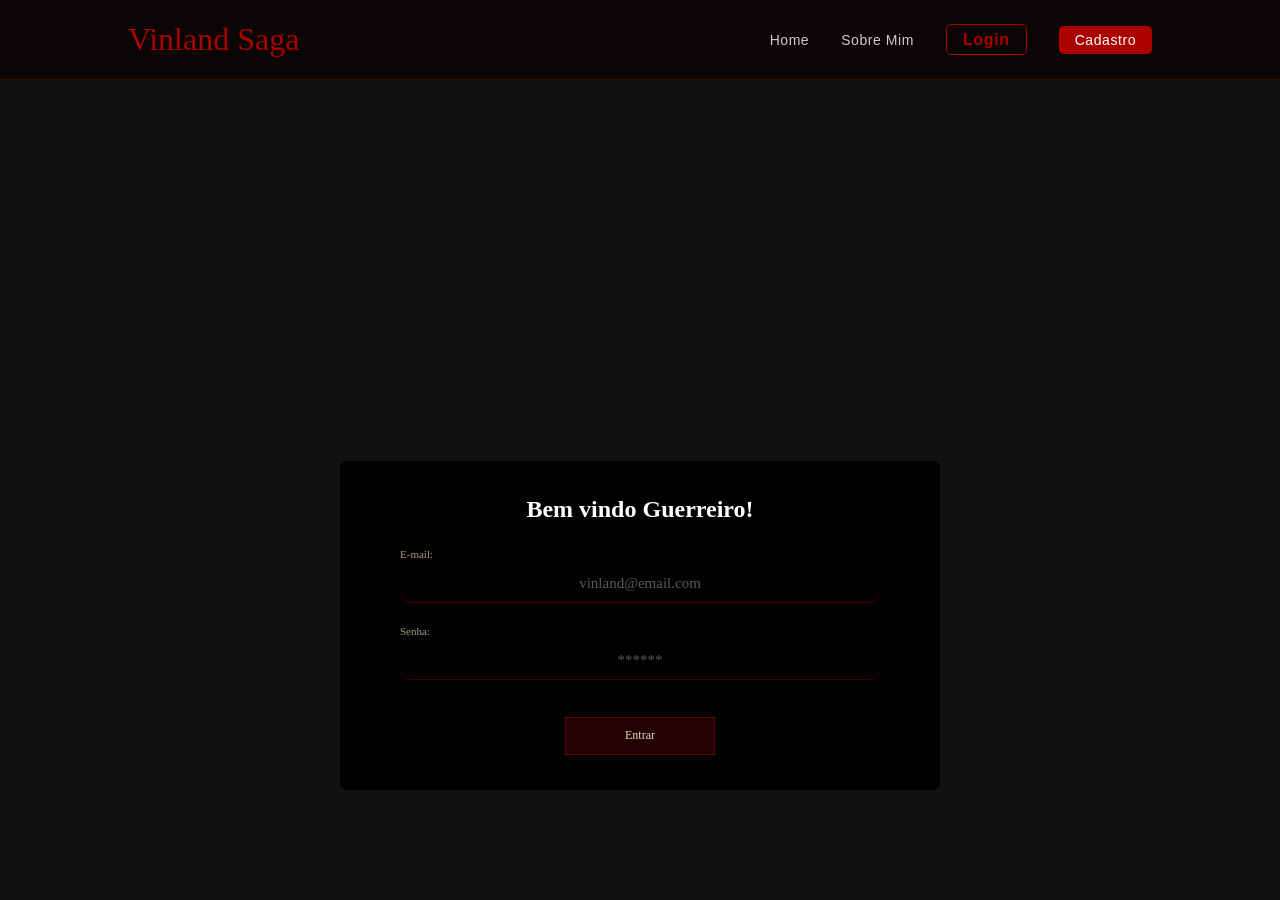
<file: public/dashboard/cards.html>
<!DOCTYPE html>
<html lang="pt-br">

<head>
    <link rel="shortcut icon" href="../assets/vinland_saga/icons/icon_viland_saga.png" type="image/x-icon">
    <meta charset="UTF-8">
    <meta http-equiv="X-UA-Compatible" content="IE=edge">
    <meta name="viewport" content="width=device-width, initial-scale=1.0">
    <title>Vinland Saga | Painel</title>


    <link rel="stylesheet" href="./../styles/dashboards.css">
    <link rel="stylesheet" href="./../styles/style.css" />

    <script src="../js/sessao.js"></script>
    <script src="../js/alerta.js"></script>
    <link rel="preconnect" href="https://fonts.gstatic.com">
    <link
        href="https://fonts.googleapis.com/css2?family=Exo+2:ital,wght@0,100;0,200;0,300;0,400;0,500;0,600;0,700;0,800;0,900;1,100;1,200;1,300;1,400;1,500;1,600;1,700;1,800;1,900&display=swap"
        rel="stylesheet">
</head>

<body onload="validarSessao(), exibirAquarios(),  atualizacaoPeriodica()">
<!-- 
    <div class="janela">

        <div class="header-left dash-header">

            <h1>Vinland-Saga</h1>

            <div class="hello">
                <h3>Olá, <span id="b_usuario">usuário</span>!</h3>
            </div>

            <div class="btn-nav">
                <h3>Aquários</h3>
            </div>

            <div class="btn-nav-white">
                <a href="./dashboard.html">
                    <h3>Dashboard do site</h3>
                </a>
            </div> -->

            <!-- <div class="btn-nav-white">
                <a href="./mural.html">
                    <h3>Mural de Avisos</h3>
                </a>
            </div> -->

            <a href="../quiz/quiz.html">
                <h3>
                    Quiz
                </h3>
            </a>
        </div>

        <div class="btn-logout" onclick="limparSessao()">
            <h3>Sair</h3>
        </div>

    </div>

    <div class="dash">
        <div id="alerta">
        </div>
        <div class="area-parametros-alerta">
            <p class="titulo-legenda">
                Legenda - Parâmetros para Alertas
            </p>
            <div class="parametros-alerta">
                <div class="item-regua perigo-frio">
                    <p>Perigo</p>
                    <p>&lt;=5°C</p>
                </div>
                <div class="item-regua alerta-frio">
                    <p>Alerta</p>
                    <p>&lt;=10°C</p>
                </div>
                <div class="item-regua ideal">
                    <p>Ideal</p>
                    <p>20°C</p>
                </div>
                <div class="item-regua alerta-quente">
                    <p>Alerta</p>
                    <p>&gt;=22°C</p>
                </div>
                <div class="item-regua perigo-quente">
                    <p>Perigo</p>
                    <p>&gt;=23°C</p>
                </div>
            </div>
        </div>

        <div class="cards" id="cardAquarios">

        </div>

    </div>

    </div>

</body>

<script>

    function exibirAquarios() {
        JSON.parse(sessionStorage.AQUARIOS).forEach(item => {
            document.getElementById("cardAquarios").innerHTML += `
                    <div class="card-aquario">
                        <div class="title-aquario">
                            <h1>${item.descricao}</h1>
                        </div>
                        <div class="desc-aquario">
                        <div class="temperatura">
                            <p id="temp_aquario_${item.id}">-°C</p>
                        </div>
                        <div class="cor-alerta" id="card_${item.id}"></div>
                    </div>
                    </div>
                    `
        });
    }

</script>

</html>
</file>
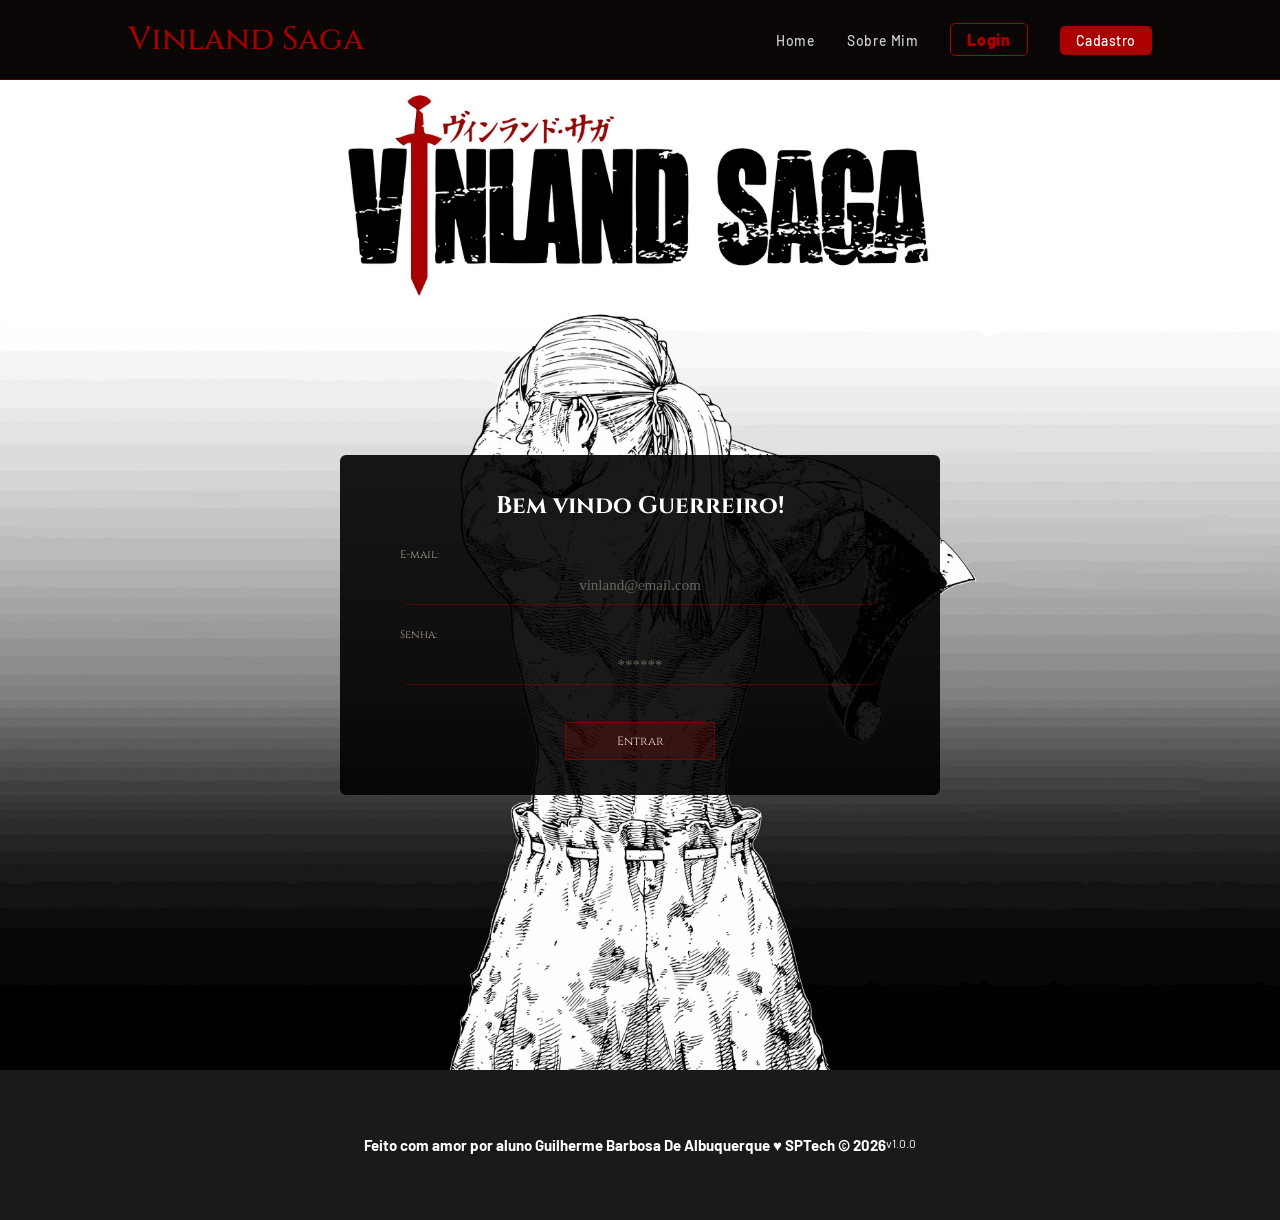
<file: public/dashboard/edicao-aviso.html>
<!DOCTYPE html>
<html lang="pt-br">

<head>
    <link rel="shortcut icon" href="../assets/icon/favicon2.ico" type="image/x-icon">
    <meta charset="UTF-8">
    <meta http-equiv="X-UA-Compatible" content="IE=edge">
    <meta name="viewport" content="width=device-width, initial-scale=1.0">
    <title>AquaTech | Página Inicial</title>

    
    <link rel="stylesheet" href="./../styles/dashboards.css">
    <link rel="stylesheet" href="./../styles/style.css" />
    <script src="../js/sessao.js"></script>

    <link rel="preconnect" href="https://fonts.gstatic.com">
    <link
        href="https://fonts.googleapis.com/css2?family=Exo+2:ital,wght@0,100;0,200;0,300;0,400;0,500;0,600;0,700;0,800;0,900;1,100;1,200;1,300;1,400;1,500;1,600;1,700;1,800;1,900&display=swap"
        rel="stylesheet">
</head>

<body onload="validarSessao(), listarInfosDeUm()" style="background-color: #161618;">
    <!-- <body onload="validarSessao()"> -->

    <div class="janela">


        <div class="header-left">

            <h1>AquaTech</h1>

            <div class="hello">
                <h3>Olá, <span id="b_usuario">usuário</span>!</h3>
            </div>

            <div class="btn-nav-white">
                <a href="cards.html">
                    <h3>Aquários</h3>
                </a>
            </div>

            <div class="btn-nav-white">
                <a href="./dashboard.html">
                    <h3>Gráficos</h3>
                </a>
            </div>

            <div class="btn-nav-white">
                <a href="./mural.html">
                    <h3>Mural de Avisos</h3>
                </a>
            </div>

            <div class="btn-logout" onclick="limparSessao()">
                <h3>Sair</h3>
            </div>

        </div>

        <div class="dash-right">

            <div class="avisos">
                <div class="container">
                    <h1>Editar um aviso</h1>
                    <div class="div-form">
                        <label>
                            ID:
                            <br>
                            <input id="input_id" maxlength="100" type="text" style="color: rgb(196, 196, 196)" disabled>
                        </label>
                        <label>
                            Autor:
                            <br>
                            <input id="input_nome" maxlength="100" type="text" style="color: rgb(196, 196, 196)"
                                disabled>
                        </label>
                        <label>
                            Título:
                            <br>
                            <input id="input_titulo" maxlength="100" type="text" style="color: rgb(196, 196, 196)"
                                disabled>
                        </label>
                        <br>
                        <label>
                            Descrição (máximo de 250 caracteres):
                            <br>
                            <textarea id="textarea_descricao" maxlength="250" rows="5"></textarea>
                        </label>
                        <br>
                        <button onclick="editar()">Editar</button>
                    </div>

                </div>
            </div>
        </div>
    </div>
</body>

</html>

<script>
    function listarInfosDeUm() {
        console.log("Criar função de trazer informações de post escolhido");
    }

    function editar() {
        fetch(`/avisos/editar/${sessionStorage.getItem("ID_POSTAGEM_EDITANDO")}`, {
            method: "PUT",
            headers: {
                "Content-Type": "application/json"
            },
            body: JSON.stringify({
                descricao: textarea_descricao.value
            })
        }).then(function (resposta) {

            if (resposta.ok) {
                window.alert("Post atualizado com sucesso pelo usuario de email: " + sessionStorage.getItem("EMAIL_USUARIO") + "!");
                window.location = "/dashboard/mural.html"
            } else if (resposta.status == 404) {
                window.alert("Deu 404!");
            } else {
                throw ("Houve um erro ao tentar realizar a postagem! Código da resposta: " + resposta.status);
            }
        }).catch(function (resposta) {
            console.log(`#ERRO: ${resposta}`);
        });
    }

</script>
</file>
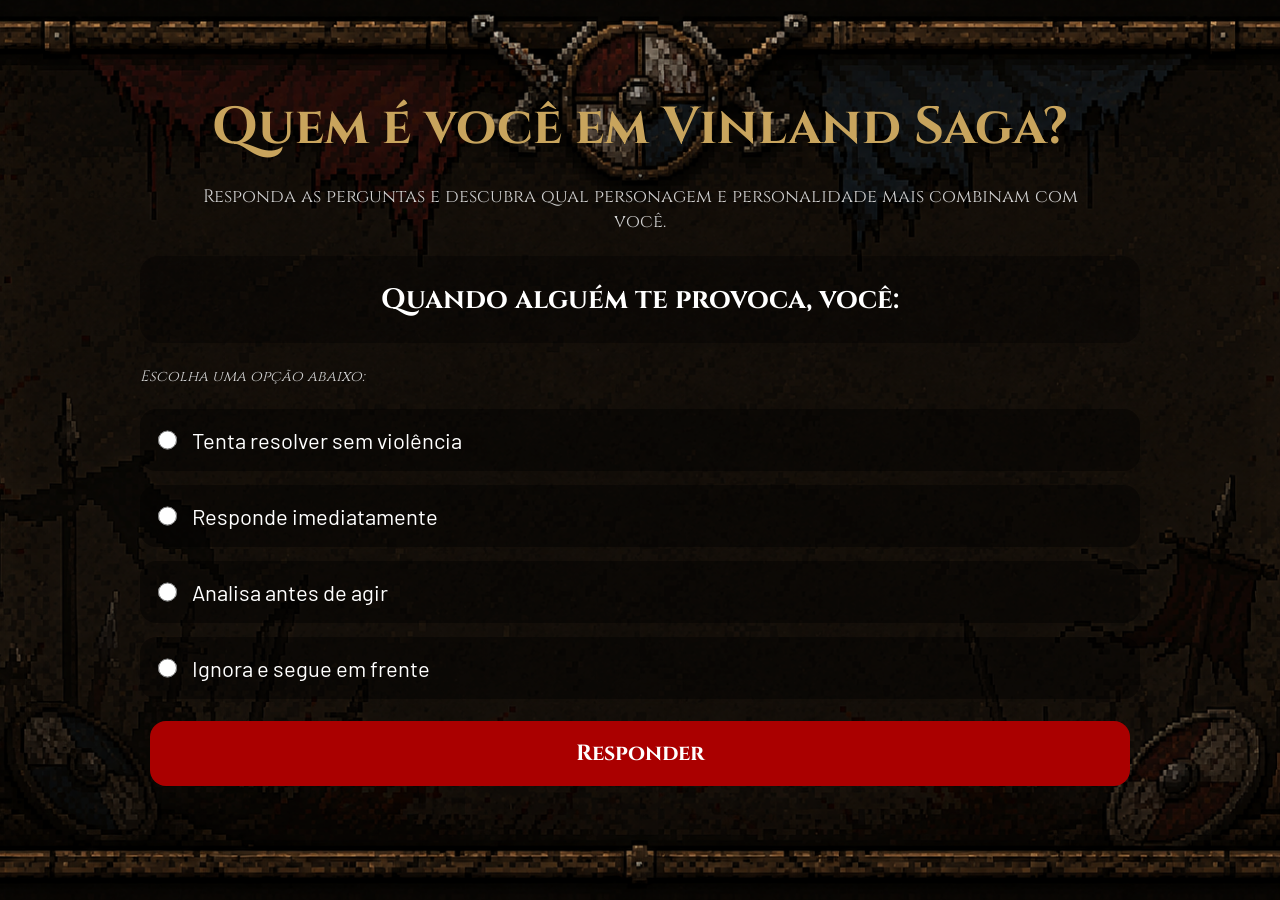
<file: public/quiz/quiz.html>
<!DOCTYPE html>
<html lang="pt-br">

<head>

    <meta charset="UTF-8">

    <meta name="viewport" content="width=device-width, initial-scale=1.0">

    <title>Vinland Saga - Quiz</title>

    <link rel="stylesheet" href="styleQuiz.css">
    <link rel="icon" href="../assets/vinland_saga/icons/icon_viland_saga.png" />
    <script src="../js/quiz.js" defer></script>

</head>

<body>

    <main class="layout-quiz">

        <div id="containerQuiz">

            <div class="container-titulo-quiz">

                <div class="conteudo-titulo-quiz">

                    <h1 class="titulo-quiz">

                        <span>
                            Quem é você em Vinland Saga?
                        </span>

                    </h1>

                </div>

            </div>


            <p class="subtitulo-quiz">

                Responda as perguntas e descubra
                qual personagem e personalidade
                mais combinam com você.

            </p>


            <div id="containerPerguntaAtual" class="container-pergunta-quiz">

                <span id="pergunta" class="pergunta-quiz texto-negrito">

                    Pergunta do quiz

                </span>

            </div>


            <div id="informacoesAlternativas" class="informacoes-alternativas">

                <span class="texto-info-alternativas">

                    <em>
                        Escolha uma opção abaixo:
                    </em>

                </span>

            </div>


            <div id="containerAlternativas" class="container-alternativas">

                <label class="item-alternativa-quiz" onclick="responderPergunta(1)">

                    <input type="radio" id="alternativaUm" name="alternativa" class="radio-quiz">

                    <span class="opcao-quiz questNumberText" id="primeiraQuestao">

                        Alternativa 1

                    </span>

                </label>


                <label class="item-alternativa-quiz" onclick="responderPergunta(2)">

                    <input type="radio" id="alternativaDois" name="alternativa" class="radio-quiz">

                    <span class="opcao-quiz questNumberText" id="segundaQuestao">

                        Alternativa 2

                    </span>

                </label>


                <label class="item-alternativa-quiz" onclick="responderPergunta(3)">

                    <input type="radio" id="alternativaTres" name="alternativa" class="radio-quiz">

                    <span class="opcao-quiz questNumberText" id="terceiraQuestao">

                        Alternativa 3

                    </span>

                </label>


                <label class="item-alternativa-quiz" onclick="responderPergunta(4)">

                    <input type="radio" id="alternativaQuatro" name="alternativa" class="radio-quiz">

                    <span class="opcao-quiz questNumberText" id="quartaQuestao">

                        Alternativa 4

                    </span>

                </label>

            </div>


            <div id="containerBotoesQuiz">

                <button id="botaoResponder" class="botao-quiz" onclick="avancarPergunta()">

                    Responder

                </button>

            </div>


            <div id="containerResultado" class="container-resultado-quiz">

                <h2 id="resultadoPersonagem"></h2>

                <p id="resultadoPersonalidade"></p>

                <span id="resultadoFrase"></span>

            </div>

        </div>

    </main>

</body>

</html>
</file>
<file: public/styles/style.css>
@import url("https://fonts.googleapis.com/css2?family=Barlow:ital,wght@0,100;0,200;0,300;0,400;0,500;0,600;0,700;0,800;0,900;1,100;1,200;1,300;1,400;1,500;1,600;1,700;1,800;1,900&display=swap");
@import url("https://fonts.googleapis.com/css2?family=Cinzel:wght@400..900&family=Space+Grotesk:wght@300..700&display=swap");

* {
  margin: 0;
  padding: 0;
  box-sizing: border-box;
  font-family: "Barlow", "Segoe UI", Tahoma, Geneva, Verdana, sans-serif;
}

body {
  font-family: "Barlow", "Segoe UI", Tahoma, Geneva, Verdana, sans-serif;
  background-color: #111111;
}

:root {
  /* TAMANHOS */
  --tamanho-header: 80px;
  --tamanho-banner: calc(
    100vh - var(--tamanho-header) - var(--tamanho-footer) - 2px
  );
  --tamanho-simulador: calc(
    100vh - var(--tamanho-header) - var(--tamanho-footer) - 2px
  );
  --tamanho-login: calc(
    100vh - var(--tamanho-header) - var(--tamanho-footer) - 2px
  );
  --tamanho-footer: 65px;

  /* CORES*/
  --cor-fundo: #111111;
  --cor-fundo-secundario: #1a1a1a;

  --cor-vermelho-principal: #aa0000;
  --cor-vermelho-hover: #ff1a1a;
  --cor-vermelho-secundario: #a32020;
  --cor-vermelho-neon: #ff073a;

  --cor-texto-principal: #f5f5f5;
  --cor-texto-secundario: #cfcfcf;
  --cor-texto-claro: #cccccc;

  --cor-texto-dourado: #e8d8c0;
  --cor-texto-palha: #fdfbd4;

  --cor-branca: #ffffff;
  --cor-preta: #000000;

  --cor-rosa-botao: #ed145b;

  /* PALETA EXTRA VINLAND SAGA */
  --vinland-vinho: #5a0b0b;
  --vinland-sangue: #7a1010;

  --vinland-ferro: #3b3b3b;
  --vinland-pedra: #5f5f5f;
  --vinland-nevoa: #8f8f8f;

  --vinland-gelo: #c9d6df;

  --vinland-ouro-viking: #c8a45d;
  --vinland-dourado-antigo: #8b6b2e;

  --vinland-madeira: #4e342e;
  --vinland-couro: #6d4c41;

  --vinland-mar: #1f3b4d;
  --vinland-oceano-profundo: #10222e;

  --vinland-floresta: #1f3022;
  --vinland-musgo: #556b2f;

  --vinland-cinza-guerra: #2a2a2a;
  --vinland-cinza-espada: #71797e;

  --vinland-fogo: #ff6b1a;
  --vinland-brasa: #b33939;
}
.container {
  display: flex;
  width: 80%;
  margin: auto;
}

/* HEADER */

.header {
  position: sticky;
  height: var(--tamanho-header);
  background-color: rgba(10, 5, 5, 0.85);
  backdrop-filter: blur(8px);
  border-bottom: 1px solid rgba(170, 0, 0, 0.4);
  top: 0;
  z-index: 100;
  width: 100%;
}

.header .container {
  justify-content: space-between;
  align-items: center;
  height: 100%;
}

.header a {
  text-decoration: none;
  color: #cccccc;
  transition: color 0.2s;
  font-size: 14px;
  font-weight: 500;
  letter-spacing: 0.04em;
}

.header a:hover {
  color: #aa0000;
}

.agora a,
.agora {
  color: #aa0000 !important;
  font-weight: 900;
  font-size: 16px;
}

.navbar {
  display: flex;
  align-items: center;
  gap: 32px;
  list-style: none;
  padding: 0;
  margin: 0;
}

.navbar .btn-login {
  background-color: transparent;
  border: 1px solid #aa0000;
  border-radius: 5px;
  padding: 6px 16px;
  color: #aa0000 !important;
  transition:
    background-color 0.2s,
    color 0.2s;
}

.navbar .btn-login:hover {
  background-color: #aa0000;
  color: white !important;
}

.navbar .btn-cadastro {
  background-color: #aa0000;
  border-radius: 5px;
  padding: 6px 16px;
  color: white !important;
  transition: opacity 0.2s;
}

.navbar .btn-cadastro:hover {
  opacity: 0.85;
}

.titulo {
  font-family: Cinzel;
  color: #aa0000;
  width: fit-content;
  font-weight: 500;
}

.header h1 {
  margin: 0;
}

/* BANNER */

.banner {
  color: #f5f5f5;
  background-image: url("../assets/vinland_saga/imgs/thorfin_noite.jpg");
  background-repeat: no-repeat;
  background-size: cover;
  background-position: center;
  min-height: 100vh;
  position: relative;
}

.banner::after {
  content: "";
  position: absolute;

  bottom: 0;
  left: 0;

  width: 100%;
  height: 200px;

  background: linear-gradient(to bottom, transparent, #111111);
}

.banner::before {
  content: "";
  position: absolute;
  inset: 0;
  background: linear-gradient(
    to right,
    rgba(0, 0, 0, 0.75) 40%,
    rgba(0, 0, 0, 0.1)
  );
}

.banner .container {
  position: relative;
  justify-content: center;
  align-items: flex-start;
  flex-direction: column; /* 🔥 ISSO resolve */
  min-height: 100vh;
}

.banner-text1 {
  width: 50%;
  margin: 0;
  padding: 0;
  font-size: 40px;
}

.banner-text1 span {
  color: #a32020;
  font-weight: 800;
}

.banner-text2 {
  margin-top: 100px;
  font-size: 20px;
  color: #cfcfcf;
  font-style: italic;
  letter-spacing: 1px;
  opacity: 0.9;
}

.banner button {
  margin-top: 15px;
  padding: 14px 28px;
  background-color: #aa0000;
  border: none;
  color: #fff;
  font-weight: 700;
  font-size: 16px;
  cursor: pointer;
  border-radius: 8px;
  transition: all 0.25s ease-in-out;
}

.banner button:hover {
  background-color: #ff1a1a;
  transform: translateY(-2px);
  box-shadow: 0 6px 15px rgba(233, 0, 0, 0.4);
}

/* DESCRIÇÃO */

.container_desc {
  display: flex;
  align-items: center;
  justify-content: center;
  gap: 150px;
  padding: 80px 10%;
  margin-top: 100px;
}

.content_desc {
  width: 500px;
  background-color: #1a1a1a;
  border-radius: 10px;
  padding: 40px;
  border-left: 2px solid #aa0000;
}

.content_desc span {
  font-size: 17px;
  line-height: 1.8;
  color: #fdfbd4;
  text-align: left;
}

.banner-vinland {
  width: 500px;
  height: 500px;
  background-image: url(../assets/vinland_saga/imgs/banner-vinland-saga.jpg);
  background-repeat: no-repeat;
  background-size: cover;
  background-position: center;
  border-radius: 10px;
  box-shadow: 0 0 30px rgba(170, 0, 0, 0.3);
}

/* PERSONAGENS */

.social {
  flex: 1;
  min-width: 100%;
  min-height: 90vh;
  display: flex;
}

.social .container {
  justify-content: center;
}

.social .container .boxes {
  display: flex;
  justify-content: flex-start;
  gap: 60px;
  padding: 20px 0;
}

.social span {
  font-size: 22px;
  text-align: center;
}

.box img {
  width: 300px;
  border-radius: 50%;
  transition: box-shadow 0.3s;
}

.box:hover img {
  box-shadow: 0 0 20px rgba(170, 0, 0, 0.5);
}

.box h3 {
  margin: 30px;
}

.box {
  display: flex;
  position: relative;
  flex-direction: column;
  align-items: center;
  padding: 55px;
  margin-top: 200px;
  margin-bottom: 200px;
  color: #f5f5f5;
  pointer-events: none;
}

.box img,
.popup {
  pointer-events: auto;
  cursor: pointer;
}

.box img,
#popup_canute {
  pointer-events: auto;
  cursor: pointer;
}

.popup {
  position: absolute;
  z-index: 999;
  top: 50%;
  left: 85%;
  transform: translateY(-50%);
  width: 260px;
  padding: 15px;
  background-color: #1a1a1a;
  color: white;
  border-radius: 10px;
  box-shadow: 0 0 10px rgba(0, 0, 0, 0.6);
  opacity: 0;
  pointer-events: none;
  transition:
    opacity 0.3s ease,
    transform 0.3s ease;
}

.popup strong {
  color: #ff073a;
}

#popup_canute {
  position: absolute;
  z-index: 999;
  top: 50%;
  right: 85%;
  transform: translateY(-50%);
  width: 260px;
  padding: 15px;
  background-color: #1a1a1a;
  color: white;
  border-radius: 10px;
  box-shadow: 0 0 10px rgba(0, 0, 0, 0.6);
  opacity: 0;
  pointer-events: none;
  transition:
    opacity 0.3s ease,
    transform 0.3s ease;
}

#popup_canute strong {
  color: #ff073a;
}

.box:hover #popup_canute {
  opacity: 1;
  transform: translateY(-50%) translateX(10px);
  pointer-events: auto;
}

.box:hover .popup {
  opacity: 1;
  transform: translateY(-50%) translateX(10px);
  pointer-events: auto;
}

.popup span {
  text-align: center;
  font-size: 14px;
  line-height: 1.7;
}

#popup_canute span {
  text-align: center;
  font-size: 14px;
  line-height: 1.7;
}

/* FOOTER */

.footer {
  background-color: #1a1a1a;
  min-height: 150px;
  color: #fff;
  display: flex;
  font-size: 15px;
}

.footer .container {
  justify-content: center;
  text-align: center;
}

.footer .container .version {
  font-size: 12px;
}

/* login massa */

.login .container {
  display: flex;
  justify-content: center;
  align-items: center;
  width: 100%;
}

.login {
  display: flex;
  justify-content: center;
  align-items: center;

  min-height: 110vh;
  padding-top: 100px;
  box-sizing: border-box;

  background: url("../assets/vinland_saga/imgs/vinland-saga-login2.jpeg")
    center/cover no-repeat;
}

.card {
  width: 50%;
  max-width: 600px;
  padding: 35px 0;

  display: flex;
  flex-direction: column;
  align-items: center;
  justify-content: center;

  border-radius: 6px;
  background: rgba(0, 0, 0, 0.9);
}

.card h2 {
  margin-bottom: 15px;
  padding-bottom: 10px;
  font-family: "Cinzel", serif;
  font-size: 24px;

  color: white;
}

.card button:hover {
  background-color: #aa0000;
  font-weight: bold;
  transform: translateY(-4px);
  box-shadow: 0 6px 15px rgba(233, 0, 0, 0.4);
}

.formulario {
  width: 80%;

  display: flex;
  flex-direction: column;

  gap: 12px;
}

.campo {
  display: flex;
  flex-direction: column;
}

.campo span {
  margin-bottom: 5px;

  font-family: "Cinzel", serif;
  font-size: 11px;

  color: rgba(232, 216, 192, 0.7);
}

.formulario input {
  padding: 10px;

  border: none;
  border-bottom: 1px solid rgba(170, 0, 0, 0.4);

  background: transparent;

  color: #e8d8c0;

  font-family: "Crimson Text", serif;
  font-size: 15px;

  outline: none;
}

.formulario input::placeholder {
  color: rgba(232, 216, 192, 0.4);
}

.botao {
  width: 150px;
  height: 38px;

  margin-top: 15px;
  align-self: center;

  border: 1px solid rgba(170, 0, 0, 0.5);

  background: rgba(170, 0, 0, 0.2);

  color: #e8d8c0;

  font-family: "Cinzel", serif;
  font-size: 12px;

  cursor: pointer;
}

.loading-div {
  display: none;
}

.loading-div img {
  width: 100px;
  height: 100px;
}

#div_erros_login {
  display: none;

  margin-top: 10px;

  color: #cc3333;

  font-size: 13px;

  text-align: center;
}

/* FORMULARIO */

.alerta_erro {
  display: flex;
  justify-content: flex-end;
}

.card_erro {
  display: none;
  background-color: #fff;
  color: black;
  width: 230px;
  position: fixed;
  border-radius: 4px;
  border: #ed145b 3px solid;
  padding: 10px;
  margin-right: 10%;
}

.card_erro #mensagem_erro {
  font-weight: 500;
  font-size: 20px;
}

.formulario .tipo_campo {
  font-size: 20px;
  font-weight: 600 !important;
}

.formulario {
  display: flex;
  flex-direction: column;
}

input {
  margin-bottom: 10px;
  padding: 10px;
  text-align: center;
  border: solid 1px black;
  border-radius: 10px;
}

.btn {
  font-family: "Barlow", sans-serif;
  border: 0;
  border-radius: 5px;
  font-weight: 600;
  font-size: 18px;
  padding: 10px 15px;
  color: white;
  background-color: #ed145b;
  width: 120px;
  align-self: center;
  margin-top: 5px;
}

.loading-div {
  width: 100px;
  margin: auto;
  display: none;
}

.loading-div img {
  display: flex;
  height: 100px;
  width: 100px;
}

/* SIMULADOR */

.simulador {
  color: white;
}

.simulador .container {
  flex-direction: column;
  overflow: scroll;
  height: var(--tamanho-simulador);
}

/* DASHBOARD */

.dashboard {
  width: 100%;
  min-height: calc(100vh - var(--tamanho-header));
  padding: 40px 0;
}

.container-dashboard {
  width: 85%;
  margin: auto;
}

.topo-dashboard {
  margin-bottom: 40px;
}

.topo-dashboard h1 {
  font-family: "Cinzel", serif;
  color: var(--cor-texto-dourado);
  font-size: 38px;
  margin-bottom: 10px;
}

.topo-dashboard p {
  color: var(--cor-texto-secundario);
  font-size: 16px;
}

/* KPIS */

.kpis {
  display: flex;
  justify-content: space-between;
  gap: 20px;
  margin-bottom: 50px;
  flex-wrap: wrap;
}

.card-kpi {
  flex: 1;
  min-width: 220px;

  background-color: var(--cor-fundo-secundario);

  border-radius: 8px;
  border-top: 3px solid var(--cor-vermelho-principal);

  padding: 25px;

  text-align: center;
}

.card-kpi h3 {
  color: var(--cor-texto-dourado);
  font-size: 18px;
  margin-bottom: 20px;
}

.card-kpi h1 {
  color: var(--cor-branca);
  font-size: 52px;
  font-weight: 700;
  margin-bottom: 10px;
}

.card-kpi span {
  color: var(--cor-texto-claro);
  font-size: 14px;
}

/* GRÁFICOS */

.graficos {
  display: flex;
  gap: 30px;
  flex-wrap: wrap;
}

.container-grafico {
  flex: 1;
  min-width: 450px;

  background-color: var(--cor-fundo-secundario);

  border-radius: 8px;

  padding: 25px;
}

.container-grafico h2 {
  font-family: "Cinzel", serif;
  color: var(--cor-texto-dourado);
  margin-bottom: 25px;
  font-size: 24px;
  text-align: center;
}

.container-grafico canvas {
  width: 100% !important;
  height: 350px !important;
}

/* BOTÃO SAIR */

.logout {
  color: var(--cor-texto-claro);
  cursor: pointer;
  transition: 0.2s;
}

.logout:hover {
  color: var(--cor-vermelho-principal);
}

/* ALERTA */

#alerta {
  position: absolute;
  right: 0;
  bottom: 0;
}

.mensagem-alarme {
  background-color: white;
  border-radius: 5px;
  width: 300px;
  height: 80px;
  margin: 10px;
  padding: 10px 0;
  display: flex;
  justify-content: space-evenly;
  align-items: center;
}

.mensagem-alarme h3 {
  font-size: 14px;
  margin: 0;
}

.mensagem-alarme .informacao {
  width: 66%;
}

.alarme-sino {
  width: 48px;
  height: 48px;
  animation-name: bell;
  animation-duration: 4s;
  background-image: url("https://cdn-icons-png.flaticon.com/512/1157/1157000.png");
  background-size: cover;
  animation-iteration-count: infinite;
}

@keyframes bell {
  0% {
    transform: rotate(25deg);
  }
  25% {
    transform: rotate(-25deg);
  }
  50% {
    transform: rotate(25deg);
  }
  75% {
    transform: rotate(-25deg);
  }
  100% {
    transform: rotate(25deg);
  }
}
</file>
<file: public/styles/history.css>
@import url("https://fonts.googleapis.com/css2?family=Barlow:ital,wght@0,100;0,200;0,300;0,400;0,500;0,600;0,700;0,800;0,900;1,100;1,200;1,300;1,400;1,500;1,600;1,700;1,800;1,900&display=swap");
@import url("https://fonts.googleapis.com/css2?family=Cinzel:wght@400..900&family=Space+Grotesk:wght@300..700&display=swap");

* {
  margin: 0;
  padding: 0;
  box-sizing: border-box;
  font-family: "Barlow", "Segoe UI", Tahoma, Geneva, Verdana, sans-serif;
}

body {
  font-family: "Barlow", "Segoe UI", Tahoma, Geneva, Verdana, sans-serif;
  background-color: #111111;
}

:root {
  /* TAMANHOS */
  --tamanho-header: 80px;
  --tamanho-banner: calc(
    100vh - var(--tamanho-header) - var(--tamanho-footer) - 2px
  );
  --tamanho-simulador: calc(
    100vh - var(--tamanho-header) - var(--tamanho-footer) - 2px
  );
  --tamanho-login: calc(
    100vh - var(--tamanho-header) - var(--tamanho-footer) - 2px
  );
  --tamanho-footer: 65px;

  /* CORES*/
  --cor-fundo: #111111;
  --cor-fundo-secundario: #1a1a1a;

  --cor-vermelho-principal: #aa0000;
  --cor-vermelho-hover: #ff1a1a;
  --cor-vermelho-secundario: #a32020;
  --cor-vermelho-neon: #ff073a;

  --cor-texto-principal: #f5f5f5;
  --cor-texto-secundario: #cfcfcf;
  --cor-texto-claro: #cccccc;

  --cor-texto-dourado: #e8d8c0;
  --cor-texto-palha: #fdfbd4;

  --cor-branca: #ffffff;
  --cor-preta: #000000;

  --cor-rosa-botao: #ed145b;

  /* PALETA EXTRA VINLAND SAGA */
  --vinland-vinho: #5a0b0b;
  --vinland-sangue: #7a1010;

  --vinland-ferro: #3b3b3b;
  --vinland-pedra: #5f5f5f;
  --vinland-nevoa: #8f8f8f;

  --vinland-gelo: #c9d6df;

  --vinland-ouro-viking: #c8a45d;
  --vinland-dourado-antigo: #8b6b2e;

  --vinland-madeira: #4e342e;
  --vinland-couro: #6d4c41;

  --vinland-mar: #1f3b4d;
  --vinland-oceano-profundo: #10222e;

  --vinland-floresta: #1f3022;
  --vinland-musgo: #556b2f;

  --vinland-cinza-guerra: #2a2a2a;
  --vinland-cinza-espada: #71797e;

  --vinland-fogo: #ff6b1a;
  --vinland-brasa: #b33939;
}
.container {
  display: flex;
  width: 80%;
  margin: auto;
}

/* HEADER */

.header {
  position: sticky;
  height: var(--tamanho-header);
  background-color: rgba(10, 5, 5, 0.85);
  backdrop-filter: blur(8px);
  border-bottom: 1px solid rgba(170, 0, 0, 0.4);
  top: 0;
  z-index: 100;
  width: 100%;
}

.header .container {
  justify-content: space-between;
  align-items: center;
  height: 100%;
}

.header a {
  text-decoration: none;
  color: #cccccc;
  transition: color 0.2s;
  font-size: 14px;
  font-weight: 500;
  letter-spacing: 0.04em;
}

.header a:hover {
  color: #aa0000;
}

.agora a,
.agora {
  color: #aa0000 !important;
  font-weight: 900;
  font-size: 16px;
}

.navbar {
  display: flex;
  align-items: center;
  gap: 32px;
  list-style: none;
  padding: 0;
  margin: 0;
}

.navbar .btn-login {
  background-color: transparent;
  border: 1px solid #aa0000;
  border-radius: 5px;
  padding: 6px 16px;
  color: #aa0000 !important;
  transition:
    background-color 0.2s,
    color 0.2s;
}

.navbar .btn-login:hover {
  background-color: #aa0000;
  color: white !important;
}

.navbar .btn-cadastro {
  background-color: #aa0000;
  border-radius: 5px;
  padding: 6px 16px;
  color: white !important;
  transition: opacity 0.2s;
}

.navbar .btn-cadastro:hover {
  opacity: 0.85;
}

.titulo {
  font-family: Cinzel;
  color: #aa0000;
  width: fit-content;
  font-weight: 500;
}

.header h1 {
  margin: 0;
}
</file>
<file: public/styles/sobreNos.css>
@import url("https://fonts.googleapis.com/css2?family=Barlow:wght@100;200;300;400;500;600;700;800;900&display=swap");
@import url("https://fonts.googleapis.com/css2?family=Cinzel:wght@400..900&display=swap");

* {
  margin: 0;
  padding: 0;
  box-sizing: border-box;
  text-decoration: none;
  border: none;
  outline: none;
  font-family: "Barlow", "Segoe UI", Tahoma, Geneva, Verdana, sans-serif;
}

html {
  font-size: 62.5%;
  scroll-behavior: smooth;
}

body {
  width: 100%;
  min-height: 100vh;
  overflow-x: hidden;
  background-color: var(--cor-fundo);
  color: var(--cor-branca);
}

:root {
  /* TAMANHOS */
  --tamanho-header: 80px;
  --tamanho-banner: calc(
    100vh - var(--tamanho-header) - var(--tamanho-footer) - 2px
  );
  --tamanho-simulador: calc(
    100vh - var(--tamanho-header) - var(--tamanho-footer) - 2px
  );
  --tamanho-login: calc(
    100vh - var(--tamanho-header) - var(--tamanho-footer) - 2px
  );
  --tamanho-footer: 65px;

  /* CORES*/
  --cor-fundo: #111111;
  --cor-fundo-secundario: #1a1a1a;

  --cor-vermelho-principal: #aa0000;
  --cor-vermelho-hover: #ff1a1a;
  --cor-vermelho-secundario: #a32020;
  --cor-vermelho-neon: #ff073a;
  --cor-vermelho-pastel: #b74b4b;

  --cor-texto-principal: #f5f5f5;
  --cor-texto-secundario: #cfcfcf;
  --cor-texto-claro: #cccccc;

  --cor-texto-dourado: #e8d8c0;
  --cor-texto-palha: #fdfbd4;

  --cor-branca: #ffffff;
  --cor-preta: #000000;

  --cor-rosa-botao: #ed145b;

  /* PALETA EXTRA VINLAND SAGA */
  --vinland-vinho: #5a0b0b;
  --vinland-sangue: #7a1010;

  --vinland-ferro: #3b3b3b;
  --vinland-pedra: #5f5f5f;
  --vinland-nevoa: #8f8f8f;

  --vinland-gelo: #c9d6df;

  --vinland-ouro-viking: #c8a45d;
  --vinland-dourado-antigo: #8b6b2e;

  --vinland-madeira: #4e342e;
  --vinland-couro: #6d4c41;

  --vinland-mar: #1f3b4d;
  --vinland-oceano-profundo: #10222e;

  --vinland-floresta: #1f3022;
  --vinland-musgo: #556b2f;

  --vinland-cinza-guerra: #2a2a2a;
  --vinland-cinza-espada: #71797e;

  --vinland-fogo: #ff6b1a;
  --vinland-brasa: #b33939;
}

.container {
  display: flex;
  width: 80%;
  margin: auto;
}

.header {
  position: fixed;
  top: 0;
  width: 100%;
  height: var(--tamanho-header);
  background-color: rgba(10, 5, 5, 0.9);
  backdrop-filter: blur(10px);
  border-bottom: 1px solid rgba(170, 0, 0, 0.4);
  z-index: 100;
}

.header .container {
  justify-content: space-between;
  align-items: center;
  height: 100%;
}

.titulo {
  font-family: "Cinzel", serif;
  font-size: 2.4rem;
  color: var(--cor-vermelho-principal);
  font-weight: 600;
  letter-spacing: 1px;
}

/* NAVBAR */
.navbar {
  display: flex;
  gap: 3rem;
  list-style: none;
}

.header a {
  font-size: 1.4rem;
  font-weight: 500;
  color: #ccc;
  transition: 0.3s ease;
}

.header a:hover {
  color: var(--cor-vermelho-principal);
}

.agora a {
  color: var(--cor-vermelho-principal) !important;
  font-weight: 700;
}

/* BOTÕES HEADER */
.btn-login {
  padding: 0.6rem 1.6rem;
  border: 1px solid var(--cor-vermelho-principal);
  border-radius: 6px;
  color: var(--cor-vermelho-principal) !important;
  transition: 0.3s;
}

.btn-login:hover {
  background: var(--cor-vermelho-principal);
  color: white !important;
}

.btn-cadastro {
  padding: 0.6rem 1.6rem;
  border-radius: 6px;
  background: var(--cor-vermelho-principal);
  color: white !important;
  transition: 0.3s;
}

.btn-cadastro:hover {
  background: var(--cor-vermelho-hover);
}

section {
  min-height: 100vh;
  padding: 6rem 9%;
}

.home {
  display: flex;
  justify-content: center;
  align-items: center;
  gap: 8rem;
}

.home-img img {
  width: 420px;
  height: 420px;

  object-fit: cover;

  border-radius: 50%;
  border: 3px solid var(--cor-vermelho-pastel);

  box-shadow: 0 10px 35px var(--cor-vermelho-pastel);
  transition: 0.4s ease;
}

.home-img img:hover {
  transform: scale(1.05);
}

.home-content h1 {
  font-size: 5rem;
  font-weight: 700;
  line-height: 1.2;
}

.home-content h3 {
  font-size: 3rem;
  margin: 1rem 0;
  font-weight: 600;
}

.home-content p {
  font-size: 1.6rem;
  line-height: 1.6;
  color: #d6d6d6;
  max-width: 600px;
}

span {
  color: var(--cor-vermelho-pastel);
}

.social-icons {
  margin: 3rem 0;
}

.social-icons a {
  display: inline-flex;
  justify-content: center;
  align-items: center;
  width: 4.2rem;
  height: 4.2rem;
  margin-right: 1.5rem;
  border-radius: 50%;
  border: 2px solid var(--cor-vermelho-pastel);
  color: var(--cor-vermelho-pastel);
  font-size: 1.8rem;
  transition: 0.3s ease;
}

.social-icons a:hover {
  background: var(--cor-vermelho-pastel);
  color: var(--cor-preta);
  transform: translateY(-5px) scale(1.1);
  box-shadow: 0 0 20px var(--cor-vermelho-pastel);
}

.btn {
  display: inline-block;
  padding: 1rem 2.5rem;
  border-radius: 3rem;
  border: 2px solid var(--cor-vermelho-pastel);
  color: var(--cor-vermelho-pastel);
  font-size: 1.5rem;
  font-weight: 600;
  transition: 0.3s ease;
}

.btn:hover {
  background: var(--cor-vermelho-pastel);
  color: var(--cor-preta);
  transform: scale(1.05);
}

.typing-text {
  font-size: 2.8rem;
  font-weight: 600;
}

.typing-text span::before {
  content: "Desenvolvedor Web";
  color: var(--cor-vermelho-pastel);
  animation: words 10s infinite;
}

.typing-text span::after {
  content: "";
  position: absolute;
  width: 2px;
  height: 3.9%;
  background: var(--cor-vermelho-pastel);
  margin-left: 5px;
  animation: cursor 0.6s infinite;
}

@keyframes cursor {
  50% {
    opacity: 0;
  }
}

@keyframes words {
  0%,
  25% {
    content: "Desenvolvedor Web";
  }
  26%,
  50% {
    content: "Desenvolvedor de Software";
  }
  51%,
  75% {
    content: "Estudante de Ciência da Computação (1CCOA)";
  }
  76%,
  100% {
    content: "Universitário da SPTech";
  }
}
</file>
<file: DOCUMENTOS_DE_APOIO/exemplo_de_quiz/style.css>
/* Tema claro */

/* Base: cores ajustadas para light theme */
:root {
    --primary-brand-color: #ED145B; /* cor principal mantém-se */
    --secondary-brand-color: #0762C8; /* cor secundária mantém-se */

    --success: #198754;
    --success-dark: #095c36;
    --success-light: #d4f1dc;

    --warning: #ffc107;
    --warning-dark: #705400;
    --warning-light: #fff4cc;

    --danger: #dc3545;
    --danger-dark: #990c19;
    --danger-light: #f8c8cd;

    --new-gray: #7a7a7a; /* cinza médio para contraste */
    --new-black: #333333; /* não usar preto puro */
    --new-white: #F5F5F5; /* fundo claro, não branco puro */
}

/* Estilos globais */
body {
    color: var(--new-black);
    background-color: var(--new-white);
    font-family: Verdana, Geneva, Tahoma, sans-serif;
    background-image: url(./imagem-fundo-quiz.png);
    background-repeat: no-repeat;
    background-size: cover;
}

button {
    font-family: monospace;
    font-weight: bold;
    color: var(--new-white);
    background-color: var(--primary-brand-color);
    border: none;
    padding: 8px 16px;
    cursor: pointer;
}

.flex-colunar {
    display: flex;
    flex-direction: column;
}

.width-fit-content {
    width: fit-content;
}

.border-primary {
    border: 3px solid var(--primary-brand-color);
}

.border-secondary {
    border: 3px solid var(--secondary-brand-color);
}

.padding-8 {
    padding: 8px;
}

.text-bold {
    font-weight: bold;
}

/* Texto com fundo colorido (alertas) */
.text-success-with-bg {
    color: var(--success-dark);
    background-color: var(--success-light);
    padding: 4px 8px;
    border-radius: 4px;
}

.text-warning-with-bg {
    color: var(--warning-dark);
    background-color: var(--warning-light);
    padding: 4px 8px;
    border-radius: 4px;
}

.text-danger-with-bg {
    color: var(--danger-dark);
    background-color: var(--danger-light);
    padding: 4px 8px;
    border-radius: 4px;
}

.text-new-gray {
    color: var(--new-gray);
}

.card-quiz{
    display: flex;
    justify-content: center;
    align-items: center;
    margin-top: 15%;
}
</file>
<file: public/styles/dashboards.css>
/* pagina mural */

@import url('https://fonts.googleapis.com/css2?family=Barlow:ital,wght@0,100;0,200;0,300;0,400;0,500;0,600;0,700;0,800;0,900;1,100;1,200;1,300;1,400;1,500;1,600;1,700;1,800;1,900&display=swap');

body {
  margin: 0;
  padding: 0;
  font-family: 'Barlow', 'Segoe UI', 'Segoe UI', Tahoma, Geneva, Verdana, sans-serif;
}

.label-captura {
  display: flex;
  justify-content: center;
}

.dash-right .avisos {
  width: 100%;
  color: rgb(216, 216, 216);
  font-family: 'Barlow', 'Segoe UI', 'Segoe UI', Tahoma, Geneva, Verdana, sans-serif;
}

.dash-right .avisos .container {
  display: flex;
  flex-direction: column;
  align-items: center;
}

.dash-right .avisos .container .div-form {
  width: 95%;
}

.dash-right .avisos .container .div-form #form_postagem {
  width: 95%;
}

.dash-right .avisos .div-form label {
  width: 95%;
}

.dash-right .avisos .div-form input {
  width: 95%;
  border-radius: 5px;
}

.dash-right .avisos .div-form textarea {
  width: 95%;
  border: 3px solid #e6005a;
  background-color: white;
  border-radius: 5px;
}

.dash-right .avisos .div-form button {
  cursor: pointer;
  font-family: 'Barlow', 'Segoe UI', 'Segoe UI', Tahoma, Geneva, Verdana, sans-serif;
  border: 0;
  border-radius: 5px;
  font-weight: 600;
  font-size: 18px;
  padding: 10px 15px;
  color: white;
  background-color: #e6005a;
  width: 120px;
}

.publicacao-btn-editar {
  cursor: pointer;
  font-family: 'Barlow', 'Segoe UI', 'Segoe UI', Tahoma, Geneva, Verdana, sans-serif;
  border: 0;
  border-radius: 5px;
  font-weight: 600;
  font-size: 14px;
  padding: 5px 8px;
  color: white;
  background-color: #e6005a;
  width: 80px;
}

.publicacao {
  display: flex;
  flex-wrap: wrap;
  align-content: stretch;
  flex-direction: column;
  justify-content: center;
  align-items: stretch;
  border-bottom: 3px solid #e6005a;
  padding: 20px;
}

.publicacao>*:not(:last-child) {
  padding: 0 0 10px 0;
}

.div-results {
  width: 100%;
}

.div-results .feed-container {
  background-color: #212124;
  border-radius: 5px;
  margin-bottom: 80px;
}

.div-buttons {
  display: flex;
  justify-content: flex-end;
}

.div-buttons>* {
  margin-left: 30px;
}

/* pagina graficos */

.dash-header {
  background-color: #212124;
}

.dash {
  width: 80%;
  position: relative;
  top: 0;
  left: 20%;
  background-color: #161618;
  height: 100vh;
  overflow: auto;
}

.area-parametros-alerta {
  /* border: 2px solid pink; */
  display: flex;
  flex-direction: column;
  width: 70%;
  margin: auto;
  margin-top: 10px;
  background-color: #212124;
}

.area-parametros-alerta .titulo-legenda {
  color: white;
  font-weight: 600;
  width: fit-content;
  margin: 10px 20px;
}

.parametros-alerta {
  display: flex;
  width: 100%;
}

.item-regua {
  width: 20%;
  text-align: center;
  height: 80px;
  display: flex;
  flex-direction: column;
  justify-content: center;
  align-self: center;
}

.item-regua p {
  margin: 0;
  font-weight: 500;
}

.item-regua p:nth-child(2) {
  font-weight: 800;
}

.perigo-frio {
  background-color: #5c6bc0;
}

.perigo-quente {
  background-color: #ff7043;
}

.alerta-frio {
  background-color: #42a5f5;
}

.alerta-quente {
  background-color: #ffee58;
}

.ideal {
  background-color: #9ccc65;
}

.cards {
  display: flex;
  flex-wrap: wrap;
  justify-content: center;
  height: 450px;
  width: 100%;
  align-items: center;
  color: white;
}

.card-aquario {
  margin: 2%;
  min-width: 40%;
  max-width: 50%;
  width: fit-content;
  flex-wrap: wrap;
  display: flex;
  /* text-align: center; */
  height: 180px;
  /* justify-content: right; */
  background-color: #212124;
  font-size: 20px;
}

.card-aquario h1 {
  width: fit-content;
}

.card-aquario p {
  margin: 0;
  font-size: 50px;
  font-weight: lighter;
  text-align: left;
}

.desc-aquario {
  display: flex;
  flex-direction: row;
  align-items: center;
  width: 100%;
}

.desc-aquario .cor-alerta {
  width: 30px;
}

.title-aquario {
  width: 100%;
}


.cards h1 {
  font-size: 22px;
  border-bottom: solid white 1px;
  text-align: left;
  font-weight: lighter;
  margin: 20px;
}

.temperatura,
.umidade {
  margin: 5px;
  margin-left: 20px;
  width: 75%;
}

.cor-alerta {
  width: 13%;
  height: 30%;
  border-radius: 50%;
  display: inline-block;
}

.btns-dash {
  display: flex;
  align-items: center;
  justify-content: center;
  margin-top: 30px;
  flex-wrap: wrap;
  padding: 0 30% 0 30%;
}

.graph {
  width: 70%;
  margin: auto;
  padding-top: 10px;
}

.tituloGraficos {
  color: rgb(216, 216, 216);
  display: flex;
  justify-content: center;
}

.btn-chart {
  font-family: 'Barlow', 'Segoe UI', 'Segoe UI', Tahoma, Geneva, Verdana, sans-serif;
  border: 0;
  font-weight: 600;
  font-size: 18px;
  padding: 10px 15px;
  color: #e6005a;
  background-color: white;
  margin: 5px;
  border-radius: 3px;
  cursor: pointer
}

.btn-pink {
  color: white;
  background-color: #e6005a;
}

.btn-white {
  color: #e6005a;
  background-color: white;

}

.label-captura {
  height: 80px;
}

.display-none {
  display: none;
}

.display-flex {
  display: flex;
}

.display-block {
  display: block;
}

canvas {
  width: 100% !important;
  height: 100% !important;
}

/* PAGINA DOS GRÁFICOS 2023 */

.janela {
  display: flex;
  /* width: 100vw; */
}

.header-left a {
  text-decoration: none;
  color: white;
}

.header-left {
  position: fixed;
  top: 0;
  left: 0;
  z-index: 999;
  height: 100vh;
  width: 20%;
  display: flex;
  flex-direction: column;
  justify-content: space-evenly;
  align-items: center;
  border-right: 3px solid #32b9cd;
  background-color: #212124;
}

.dash-right {
  display: flex;
  width: 70%;
  height: fit-content;
  background-color: #161618;
  position: relative;
  top: 0;
  left: 25%;
  height: 100vh;
  overflow: auto;
}

.header-left h1 {
  color: #32b9cd;
}

.hello {
  width: 100%;
  display: flex;
  justify-content: center;
}

.hello h3 {
  color: #e3b062;
  font-weight: 300;
  font-size: 1.2rem;
}

.hello h3 span {
  font-weight: 800;
}

.btn-nav {
  width: 40%;
  color: white;
  background-color: #e6005a;
  border-radius: 5px;
  text-align: center;
  padding: 2% 5%;
}

.btn-nav-white {
  width: 40%;
  background-color: white;
  border: 3px solid #e6005a;
  border-radius: 5px;
  text-align: center;
  padding: 2% 5%;
}

.btn-nav-white h3 {
  color: #e6005a;
  padding: 0;
  margin: 0;
}

.btn-nav h3,
.btn-logout h3 {
  margin: 0;
  padding: 0;
}

.btn-logout {
  margin: 0;
  padding: 0;
  width: 20%;
  background-color: #32b9cd;
  color: white;
  border-radius: 10px;
  text-align: center;
  padding: 10px 15px;
  margin-bottom: 100px;
  cursor: pointer;
}
</file>
<file: public/quiz/styleQuiz.css>
@import url("https://fonts.googleapis.com/css2?family=Barlow:ital,wght@0,100;0,200;0,300;0,400;0,500;0,600;0,700;0,800;0,900;1,100;1,200;1,300;1,400;1,500;1,600;1,700;1,800;1,900&display=swap");
@import url("https://fonts.googleapis.com/css2?family=Cinzel:wght@400..900&family=Space+Grotesk:wght@300..700&display=swap");

:root {
  --cor-branca: #ffffff;
  --cor-texto-secundario: #d0d0d0;

  --vinland-sangue: #7a1010;
  --vinland-sangue-vivo: #aa0000;

  --vinland-ouro-viking: #c8a45d;
}

/* RESET */

* {
  margin: 0;
  padding: 0;
  box-sizing: border-box;
}

/* BODY */

html,
body {
  width: 100%;
  height: 100%;
}

body {
  display: flex;
  justify-content: center;
  align-items: center;

  padding: 30px;

  overflow: hidden;

  font-family: "Cinzel", serif;

  color: var(--cor-branca);

  background-image: url("./assets/imgs/imagem-fundo-quiz.png");
  background-position: center;
  background-size: cover;
  background-repeat: no-repeat;
}



/* HEADER

.header {
  position: sticky;
  height: var(--tamanho-header);
  background-color: rgba(10, 5, 5, 0.85);
  backdrop-filter: blur(8px);
  border-bottom: 1px solid rgba(170, 0, 0, 0.4);
  top: 0;
  z-index: 100;
  width: 100%;
}

.header .container {
  justify-content: space-between;
  align-items: center;
  height: 100%;
}

.header a {
  text-decoration: none;
  color: #cccccc;
  transition: color 0.2s;
  font-size: 14px;
  font-weight: 500;
  letter-spacing: 0.04em;
}

.header a:hover {
  color: #aa0000;
}

.agora a,
.agora {
  color: #aa0000 !important;
  font-weight: 900;
  font-size: 16px;
}

.navbar {
  display: flex;
  align-items: center;
  gap: 32px;
  list-style: none;
  padding: 0;
  margin: 0;
}

.navbar .btn-login {
  background-color: transparent;
  border: 1px solid #aa0000;
  border-radius: 5px;
  padding: 6px 16px;
  color: #aa0000 !important;
  transition:
    background-color 0.2s,
    color 0.2s;
}

.navbar .btn-login:hover {
  background-color: #aa0000;
  color: white !important;
}

.navbar .btn-cadastro {
  background-color: #aa0000;
  border-radius: 5px;
  padding: 6px 16px;
  color: white !important;
  transition: opacity 0.2s;
}

.navbar .btn-cadastro:hover {
  opacity: 0.85;
}

.titulo {
  font-family: Cinzel;
  color: #aa0000;
  width: fit-content;
  font-weight: 500;
}

.header h1 {
  margin: 0;
}

/* QUIZ */

.layout-quiz {
  width: 100%;
  height: 100%;

  display: flex;
  justify-content: center;
  align-items: center;
}

#containerQuiz {
  width: 100%;
  max-width: 1400px;

  padding: 35px;

  display: flex;
  flex-direction: column;
  align-items: center;

  gap: 22px;

  border-radius: 22px;

  background-color: rgba(0, 0, 0, 0.18);

  box-shadow: 0 0 18px rgba(0, 0, 0, 0.18);
} */

/* TITULO */

.container-titulo-quiz {
  width: 100%;

  display: flex;
  justify-content: center;
}

.conteudo-titulo-quiz {
  text-align: center;
}

.titulo-quiz {
  font-size: 52px;
  font-weight: 700;

  color: var(--vinland-ouro-viking);
}

.subtitulo-quiz {
  font-size: 18px;

  text-align: center;

  color: var(--cor-texto-secundario);

  max-width: 900px;
}

/* PERGUNTA */

.container-pergunta-quiz {
  width: 100%;
  max-width: 1000px;

  padding: 25px;

  border-radius: 18px;

  background-color: rgba(0, 0, 0, 0.35);

  text-align: center;
}

.pergunta-quiz {
  font-size: 28px;
  font-weight: 700;

  color: var(--cor-branca);
}

/* INFO */

.informacoes-alternativas {
  width: 100%;
  max-width: 1000px;

  text-align: left;
}

.texto-info-alternativas {
  font-size: 15px;

  color: var(--cor-texto-secundario);
}

/* ALTERNATIVAS */

.container-alternativas {
  width: 100%;
  max-width: 1000px;

  display: flex;
  flex-direction: column;

  gap: 14px;
}

.item-alternativa-quiz {
  width: 100%;

  display: flex;
  align-items: center;

  gap: 15px;

  padding: 18px;

  border-radius: 16px;

  background-color: rgba(0, 0, 0, 0.42);

  cursor: pointer;

  transition: 0.2s;
}

.item-alternativa-quiz:hover {
  background-color: rgba(170, 0, 0, 0.4);
}

.radio-quiz {
  width: 20px;
  height: 20px;

  accent-color: var(--vinland-sangue-vivo);

  cursor: pointer;
}

.opcao-quiz {
  width: 100%;

  font-size: 22px;
  font-family: "Barlow", sans-serif;

  color: var(--cor-branca);

  cursor: pointer;
}

/* BOTÃO */

.container-botoes-quiz {
  width: 100%;
  max-width: 1000px;

  margin-top: 5px;
}

.botao-quiz {
  width: 980px;

  padding: 18px;

  border: none;
  border-radius: 16px;

  background-color: var(--vinland-sangue-vivo);

  color: var(--cor-branca);

  font-size: 22px;
  font-weight: 700;

  font-family: "Cinzel", serif;

  cursor: pointer;

  transition: 0.2s;
}

.botao-quiz:hover {
  background-color: var(--vinland-sangue);
}

/* ALTERNATIVA SELECIONADA */

.alternativa-selecionada {
  border: 2px solid var(--vinland-ouro-viking);

  background-color: rgba(200, 164, 93, 0.18);
}

/* RESPONSIVO */

@media (max-width: 768px) {
  body {
    padding: 12px;
  }

  #containerQuiz {
    padding: 20px;
  }

  .titulo-quiz {
    font-size: 34px;
  }

  .pergunta-quiz {
    font-size: 22px;
  }

  .opcao-quiz {
    font-size: 18px;
  }

  .botao-quiz {
    font-size: 18px;
  }
}
</file>
